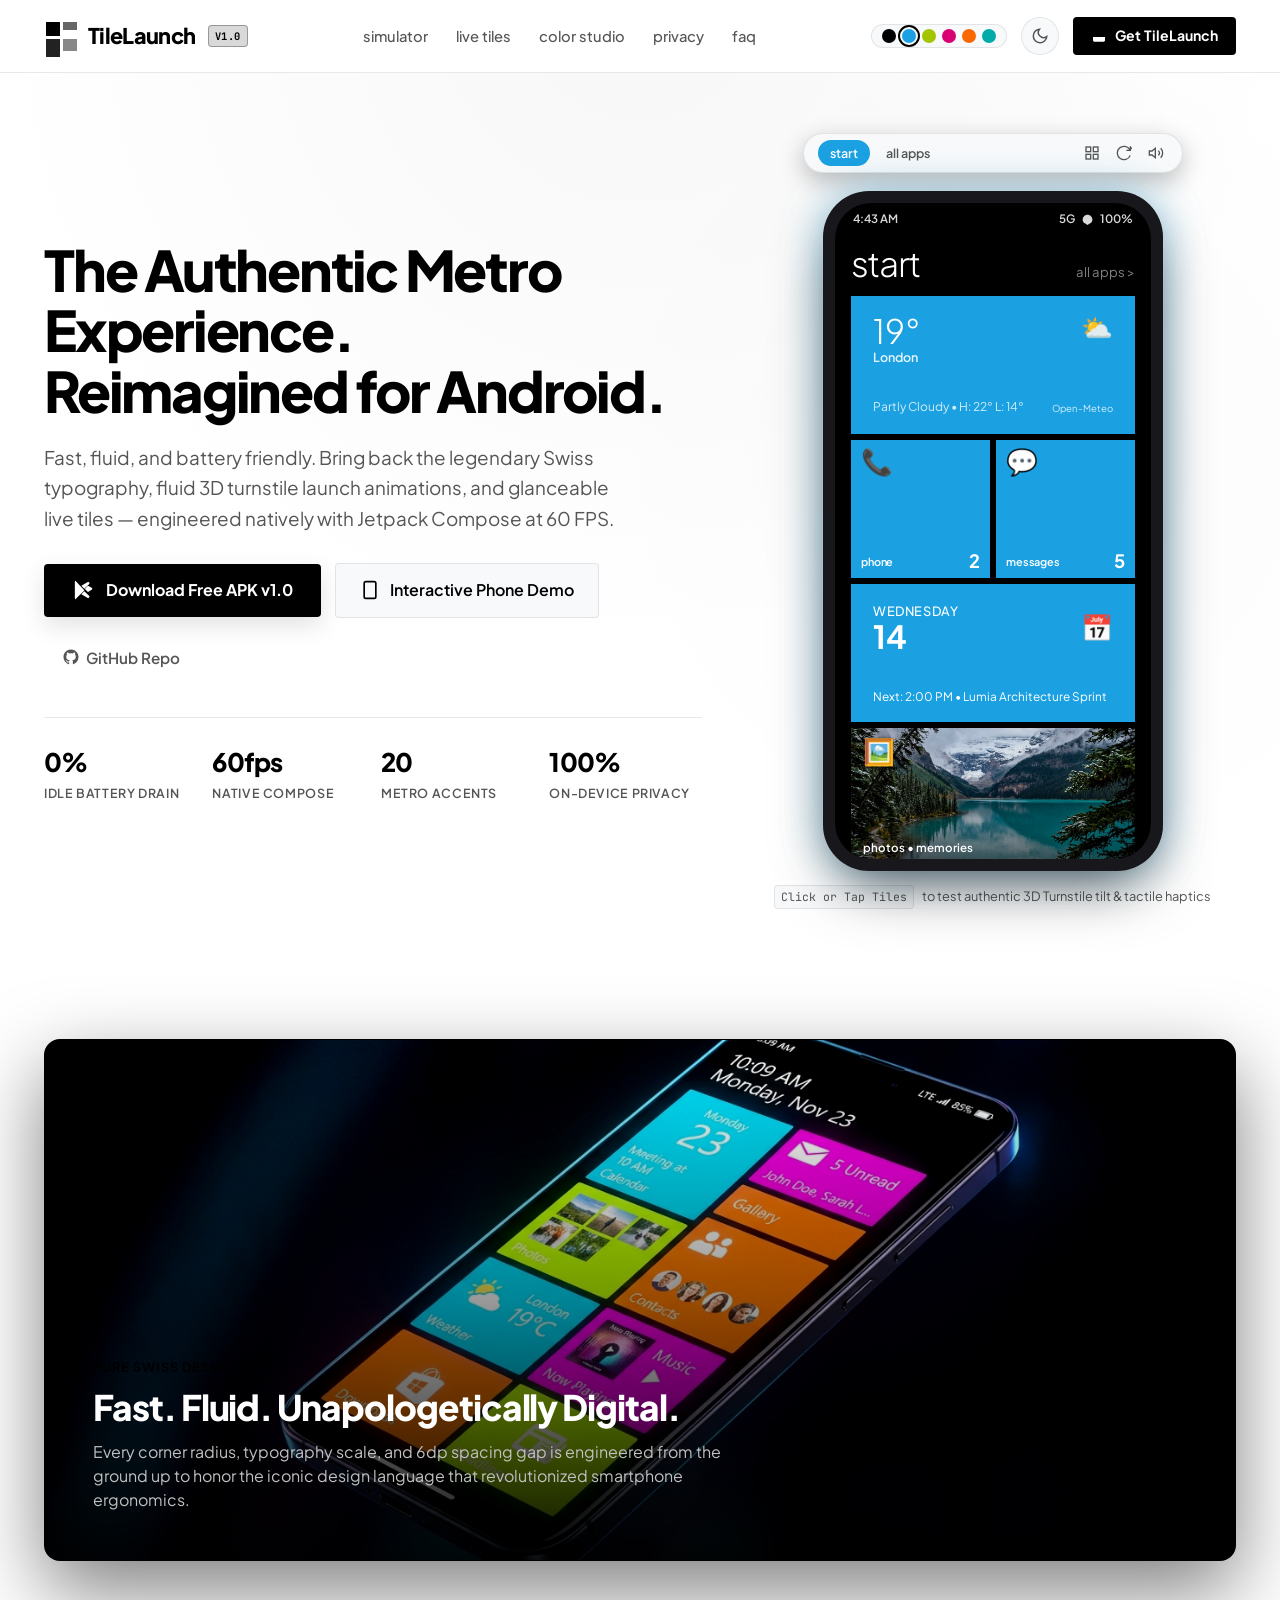
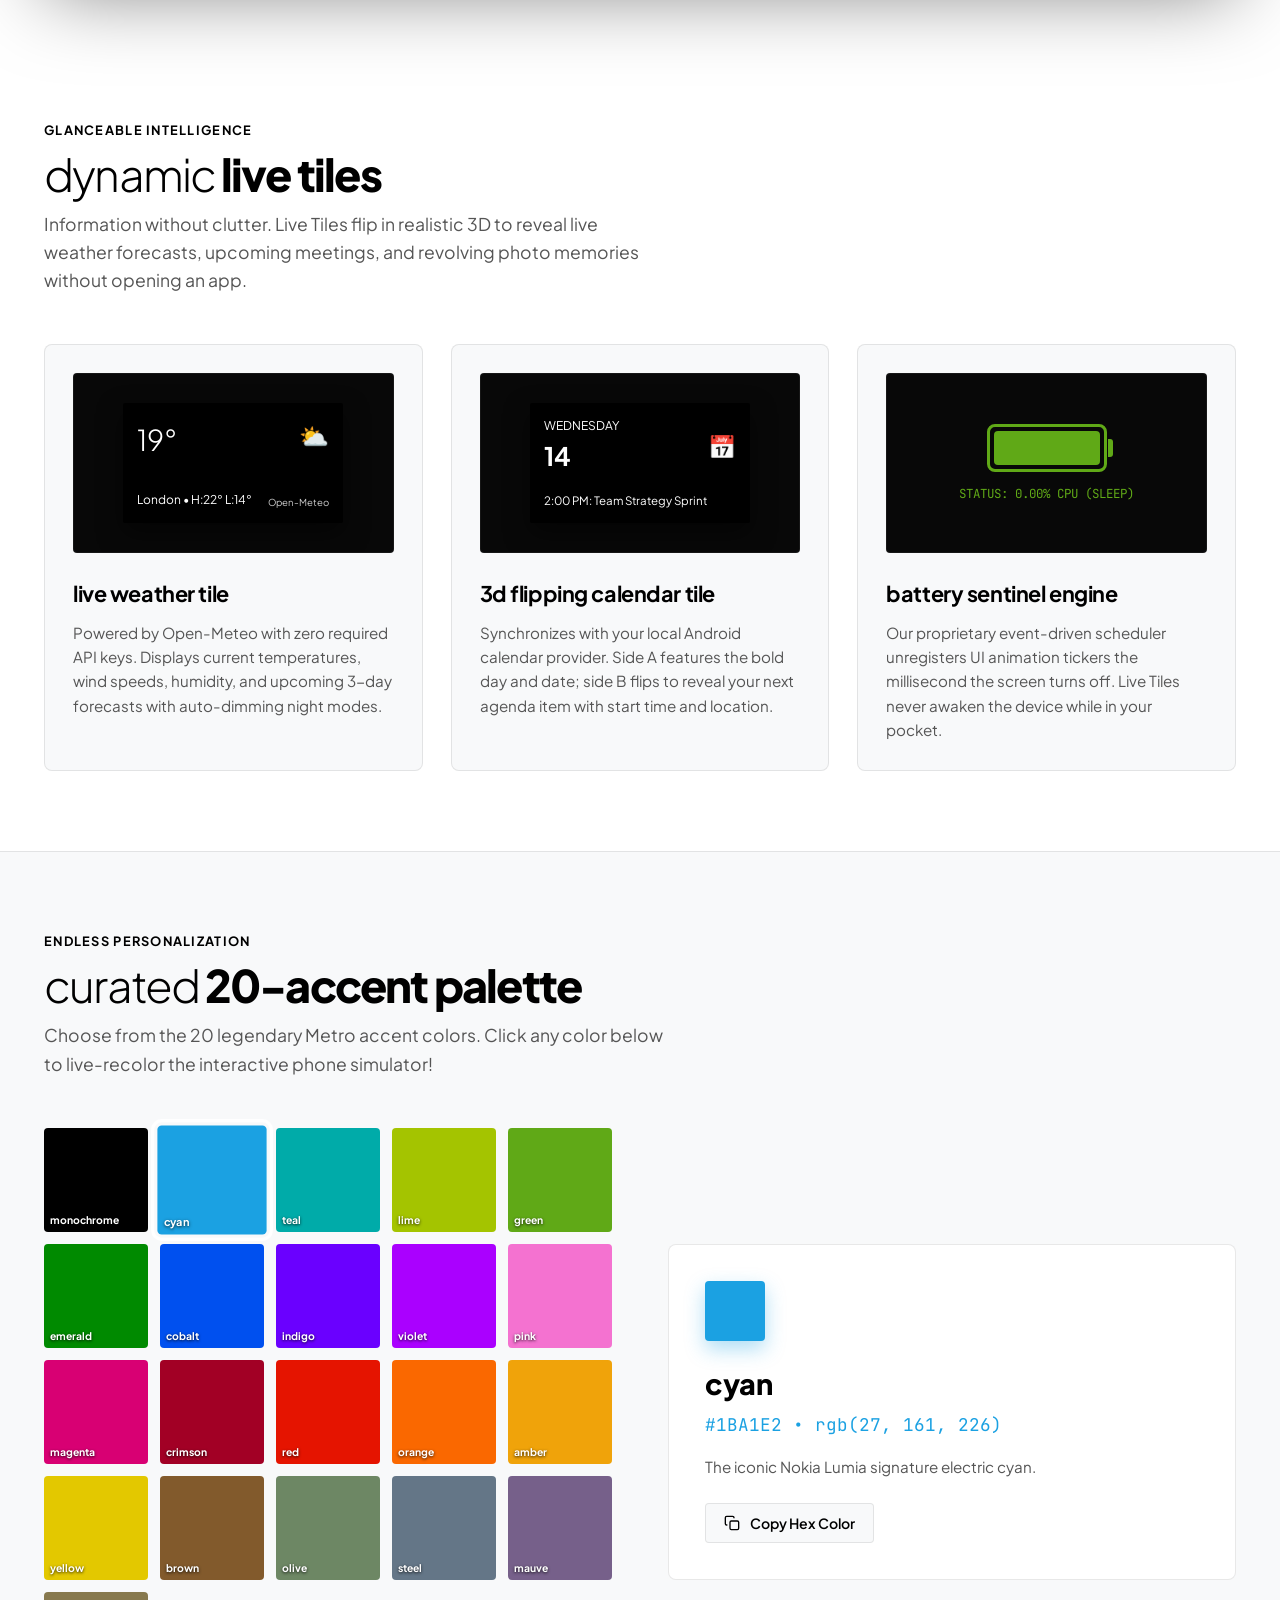
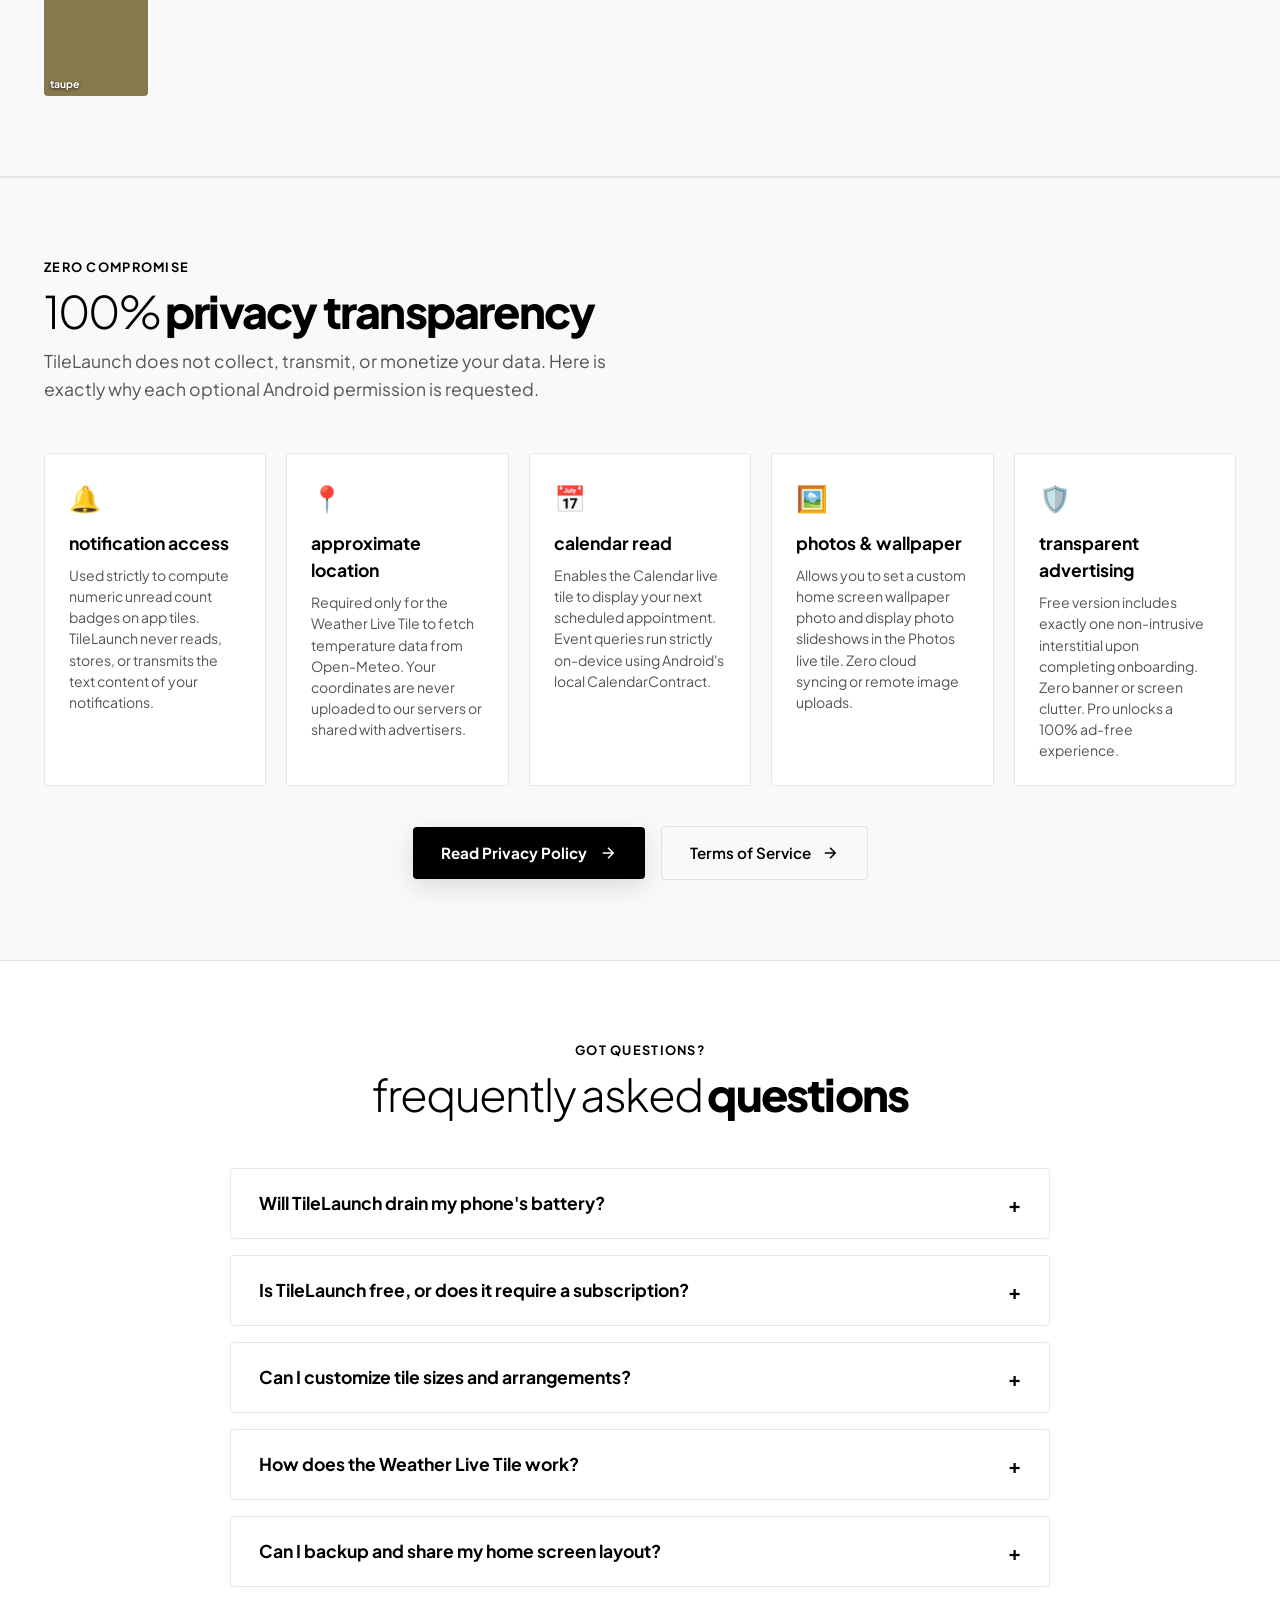
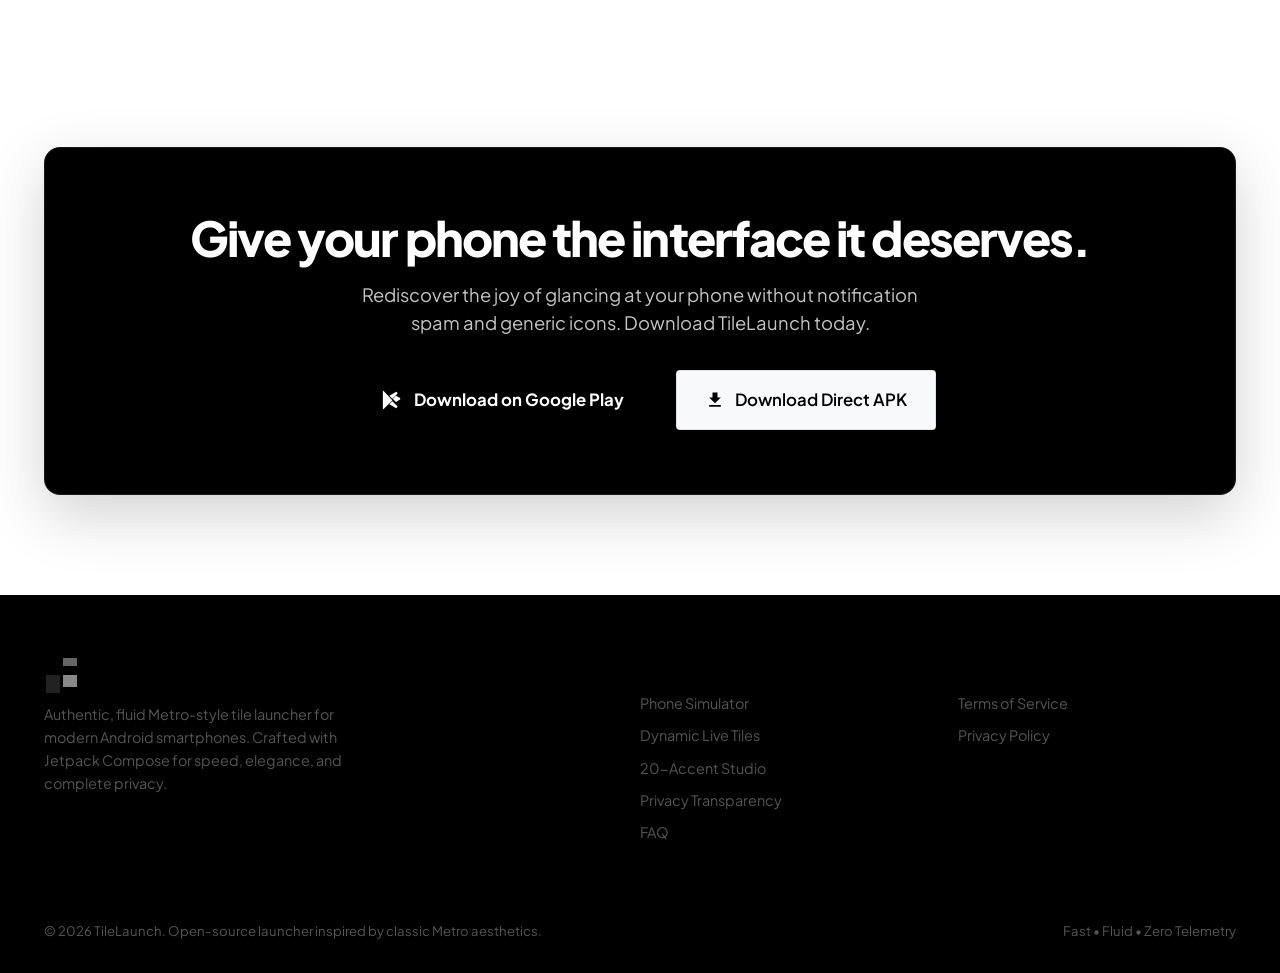
<file: index.html>
<!DOCTYPE html>
<html lang="en" data-theme="light">
<head>
  <meta charset="UTF-8">
  <meta name="viewport" content="width=device-width, initial-scale=1.0">
  <title>TileLaunch — Authentic Metro-Style Tile Launcher for Android</title>
  <meta name="description" content="Experience the authentic elegance, speed, and typography of a pure Metro-style tile launcher. Designed from scratch for performance with 3D turnstile animations, live tiles, and zero battery drain.">
  <meta name="keywords" content="metro launcher, tile launcher, live tiles, windows phone launcher, android launcher, turnstile animation, minimalist launcher, nokia launcher, lumia launcher">
  <meta name="theme-color" content="#FFFFFF">
  <meta property="og:title" content="TileLaunch — Authentic Metro-Style Tile Launcher for Android">
  <meta property="og:description" content="Fast, fluid Metro-style tile launcher with live tiles, 3D turnstile animations, and deep customization.">
  <meta property="og:image" content="assets/hero_banner.jpg">
  <meta property="og:type" content="website">

  <!-- Favicon / Brand Icon -->
  <link rel="icon" type="image/png" href="assets/app_logo.png">

  <link rel="stylesheet" href="styles.css">
</head>
<body>

  <!-- ======================================================================
       Header & Navigation
       ====================================================================== -->
  <header class="site-header" id="mainHeader">
    <div class="container nav-container">
      <a href="#" class="brand" id="brandLogo">
        <div class="brand-icon">
          <span></span>
          <span></span>
          <span></span>
          <span></span>
        </div>
        <span class="brand-name">TileLaunch</span>
        <span class="brand-badge">v1.0</span>
      </a>

      <ul class="nav-links">
        <li><a href="#simulator" class="nav-link">simulator</a></li>
        <li><a href="#live-tiles" class="nav-link">live tiles</a></li>
        <li><a href="#colors" class="nav-link">color studio</a></li>
        <li><a href="#privacy" class="nav-link">privacy</a></li>
        <li><a href="#faq" class="nav-link">faq</a></li>
      </ul>

      <div class="nav-actions">
        <!-- Quick Accent Swatches -->
        <div class="accent-quick-picker" title="Quick Accent Palette" id="navQuickAccents">
          <div class="swatch-dot" data-accent="mono" style="background:#000000; border:1px solid #777;" title="Monochrome"></div>
          <div class="swatch-dot active" data-accent="cyan" style="background:#1BA1E2;" title="Cyan"></div>
          <div class="swatch-dot" data-accent="lime" style="background:#A4C400;" title="Lime"></div>
          <div class="swatch-dot" data-accent="magenta" style="background:#D80073;" title="Magenta"></div>
          <div class="swatch-dot" data-accent="orange" style="background:#FA6800;" title="Orange"></div>
          <div class="swatch-dot" data-accent="teal" style="background:#00ABA9;" title="Teal"></div>
        </div>

        <!-- Dark/Light Theme Toggle -->
        <button class="btn-icon-toggle" id="themeToggleBtn" aria-label="Toggle Theme" title="Switch Theme">
          <svg width="18" height="18" viewBox="0 0 24 24" fill="none" stroke="currentColor" stroke-width="2">
            <circle cx="12" cy="12" r="5"/>
            <path d="M12 1v2M12 21v2M4.22 4.22l1.42 1.42M18.36 18.36l1.42 1.42M1 12h2M21 12h2M4.22 19.78l1.42-1.42M18.36 5.64l1.42-1.42"/>
          </svg>
        </button>

        <!-- CTA Button -->
        <a href="#download" class="btn-primary-sm" id="navCtaBtn">
          <svg width="16" height="16" viewBox="0 0 24 24" fill="currentColor">
            <path d="M3 13.5v5c0 1.1.9 2 2 2h14c1.1 0 2-.9 2-2v-5M12 3v13m0 0l-4-4m4 4l4-4"/>
          </svg>
          <span>Get TileLaunch</span>
        </a>

        <!-- Mobile Menu Toggle -->
        <button class="mobile-menu-btn" id="mobileMenuBtn" aria-label="Menu">☰</button>
      </div>
    </div>
  </header>

  <main>
    <!-- ====================================================================
         Hero Section
         ==================================================================== -->
    <section class="hero-section" id="hero">
      <div class="container hero-grid">
        <div class="hero-content">

          <h1 class="hero-title" id="heroHeadline">
            The Authentic Metro Experience. <br>
            <span class="accent-text">Reimagined for Android.</span>
          </h1>

          <p class="hero-description" id="heroSubtitle">
            Fast, fluid, and battery friendly. Bring back the legendary Swiss typography, fluid 3D turnstile launch animations, and glanceable live tiles — engineered natively with Jetpack Compose at 60 FPS.
          </p>

          <div class="hero-cta-group">
            <a href="https://github.com/harisrana001/tileLaunch/releases" target="_blank" class="btn-hero-primary" id="heroGooglePlayBtn">
              <svg width="22" height="22" viewBox="0 0 24 24" fill="currentColor">
                <path d="M3.6 1.9c-.3.3-.5.8-.5 1.4v17.4c0 .6.2 1.1.5 1.4l.1.1 9.7-9.7v-.2L3.7 1.8l-.1.1zM17.4 14.1l-3.3-3.3v-.2l3.3-3.3.1.1 3.9 2.2c1.1.6 1.1 1.6 0 2.2l-3.9 2.3-.1-.1zM13.4 10.6l-3.2-3.2L17.7 3c.8.5 1.4 1.2 1.4 2.1l-5.7 5.5zM13.4 13.4l5.7 5.5c0 .9-.6 1.6-1.4 2.1l-7.5-4.4 3.2-3.2z"/>
              </svg>
              <span>Download Free APK v1.0</span>
            </a>

            <a href="#simulator" class="btn-hero-secondary" id="heroTrySimBtn">
              <svg width="20" height="20" viewBox="0 0 24 24" fill="none" stroke="currentColor" stroke-width="2">
                <rect x="5" y="2" width="14" height="20" rx="2" ry="2"/>
                <line x1="12" y1="18" x2="12.01" y2="18"/>
              </svg>
              <span>Interactive Phone Demo</span>
            </a>

            <a href="https://github.com/harisrana001/tileLaunch" target="_blank" class="btn-hero-ghost" id="heroGithubBtn">
              <svg width="18" height="18" viewBox="0 0 24 24" fill="currentColor">
                <path fill-rule="evenodd" clip-rule="evenodd" d="M12 2C6.477 2 2 6.484 2 12.017c0 4.425 2.865 8.18 6.839 9.504.5.092.682-.217.682-.483 0-.237-.008-.868-.013-1.703-2.782.605-3.369-1.343-3.369-1.343-.454-1.158-1.11-1.466-1.11-1.466-.908-.62.069-.608.069-.608 1.003.07 1.53 1.032 1.53 1.032.892 1.53 2.341 1.088 2.91.832.092-.647.35-1.088.636-1.338-2.22-.253-4.555-1.113-4.555-4.951 0-1.093.39-1.988 1.029-2.688-.103-.253-.446-1.272.098-2.65 0 0 .84-.27 2.75 1.026A9.564 9.564 0 0112 6.844c.85.004 1.705.115 2.504.337 1.909-1.296 2.747-1.027 2.747-1.027.546 1.379.202 2.398.1 2.651.64.7 1.028 1.595 1.028 2.688 0 3.848-2.339 4.695-4.566 4.943.359.309.678.92.678 1.855 0 1.338-.012 2.419-.012 2.747 0 .268.18.58.688.482A10.019 10.019 0 0022 12.017C22 6.484 17.522 2 12 2z"/>
              </svg>
              <span>GitHub Repo</span>
            </a>
          </div>

          <!-- Hero Metrics -->
          <div class="hero-stats">
            <div class="stat-item">
              <div class="stat-val">0%</div>
              <div class="stat-lbl">Idle Battery Drain</div>
            </div>
            <div class="stat-item">
              <div class="stat-val">60<span>fps</span></div>
              <div class="stat-lbl">Native Compose</div>
            </div>
            <div class="stat-item">
              <div class="stat-val">20</div>
              <div class="stat-lbl">Metro Accents</div>
            </div>
            <div class="stat-item">
              <div class="stat-val">100%</div>
              <div class="stat-lbl">On-Device Privacy</div>
            </div>
          </div>
        </div>

        <!-- ================================================================
             Centerpiece: Interactive Phone Simulator
             ================================================================ -->
        <div class="simulator-container" id="simulator">
          <!-- Simulator Controls Bar -->
          <div class="simulator-toolbar">
            <div class="simulator-modes">
              <button class="sim-mode-btn active" id="simTabStart" title="Show Start Screen">start</button>
              <button class="sim-mode-btn" id="simTabApps" title="Show All Apps Drawer">all apps</button>
            </div>
            <div class="sim-controls">
              <button class="sim-tool-btn" id="simEraToggle" title="Toggle Modern 4-Col / Classic 2-Col Layout">
                <svg width="16" height="16" viewBox="0 0 24 24" fill="none" stroke="currentColor" stroke-width="2">
                  <rect x="3" y="3" width="7" height="7"/><rect x="14" y="3" width="7" height="7"/>
                  <rect x="3" y="14" width="7" height="7"/><rect x="14" y="14" width="7" height="7"/>
                </svg>
              </button>
              <button class="sim-tool-btn" id="simFlipTilesBtn" title="Flip All Live Tiles">
                <svg width="16" height="16" viewBox="0 0 24 24" fill="none" stroke="currentColor" stroke-width="2">
                  <path d="M21.5 2v6h-6M21.34 15.57a10 10 0 1 1-.57-8.38l5.67-5.67"/>
                </svg>
              </button>
              <button class="sim-tool-btn" id="simSoundToggle" title="Tactile Sound Feedback On/Off">
                <svg width="16" height="16" viewBox="0 0 24 24" fill="none" stroke="currentColor" stroke-width="2">
                  <polygon points="11 5 6 9 2 9 2 15 6 15 11 19 11 5"/>
                  <path d="M19.07 4.93a10 10 0 0 1 0 14.14M15.54 8.46a5 5 0 0 1 0 7.07"/>
                </svg>
              </button>
            </div>
          </div>

          <!-- Phone Bezel -->
          <div class="phone-mockup-wrap">
            <div class="phone-device" id="phoneMockup">
              <div class="phone-screen">
                <!-- Phone Top Status Bar -->
                <div class="phone-status-bar">
                  <span id="phoneClock">11:04 AM</span>
                  <div class="status-icons">
                    <span>5G</span>
                    <svg width="13" height="13" viewBox="0 0 24 24" fill="currentColor">
                      <path d="M12 3c-4.97 0-9 4.03-9 9 0 2.12.74 4.07 1.97 5.61L12 22l7.03-4.39C20.26 16.07 21 14.12 21 12c0-4.97-4.03-9-9-9z"/>
                    </svg>
                    <span>100%</span>
                  </div>
                </div>

                <!-- Phone Screens Carousel / Slider -->
                <div class="phone-screens-slider" id="phoneScreensSlider">
                  
                  <!-- Page 1: Start Screen -->
                  <div class="phone-screen-page" id="phonePageStart">
                    <div class="screen-header">
                      <h2 class="screen-title">start</h2>
                      <span class="screen-nav-hint" id="simNavHint" title="Swipe to Apps">all apps &gt;</span>
                    </div>

                    <!-- Tiles Grid -->
                    <div class="tiles-grid" id="phoneTilesGrid">
                      
                      <!-- 1. Live Weather Tile (Wide 4x2) -->
                      <div class="metro-tile tile-wide flip-tile-wrapper" id="weatherTileWrapper" title="Weather Live Tile (Flips every 5s)">
                        <div class="flip-tile-inner">
                          <div class="flip-face flip-front" style="background:var(--tile-bg);">
                            <div style="display:flex; justify-content:space-between; align-items:flex-start;">
                              <div>
                                <div class="weather-temp">19°</div>
                                <div class="weather-city">London</div>
                              </div>
                              <span class="tile-icon">⛅</span>
                            </div>
                            <div style="display:flex; justify-content:space-between; align-items:flex-end;">
                              <span class="weather-condition">Partly Cloudy • H: 22° L: 14°</span>
                              <span style="font-size:0.6rem; opacity:0.8;">Open-Meteo</span>
                            </div>
                          </div>
                          <div class="flip-face flip-back">
                            <div style="font-size:0.75rem; font-weight:700;">Weather Forecast</div>
                            <div style="display:flex; justify-content:space-between; font-size:0.72rem; margin: auto 0;">
                              <div>Thu: 21° ☀️</div>
                              <div>Fri: 18° 🌧️</div>
                              <div>Sat: 23° 🌤️</div>
                            </div>
                            <div style="font-size:0.65rem; opacity:0.8;">Wind 8 km/h • Humidity 55%</div>
                          </div>
                        </div>
                      </div>

                      <!-- 2. Phone Call Tile (Medium 2x2) -->
                      <div class="metro-tile tile-medium" title="Phone Tile">
                        <span class="tile-icon">📞</span>
                        <div class="tile-label">phone</div>
                        <span class="tile-badge">2</span>
                      </div>

                      <!-- 3. Messages Tile (Medium 2x2) -->
                      <div class="metro-tile tile-medium tile-messages" title="Messages Tile">
                        <span class="tile-icon">💬</span>
                        <div class="tile-label">messages</div>
                        <span class="tile-badge">5</span>
                      </div>

                      <!-- 4. Live Calendar Tile (Wide 4x2) -->
                      <div class="metro-tile tile-wide flip-tile-wrapper" id="calendarTileWrapper" title="Calendar Live Tile (Flips)">
                        <div class="flip-tile-inner">
                          <div class="flip-face flip-front" style="background:var(--tile-bg);">
                            <div style="display:flex; justify-content:space-between; align-items:center;">
                              <div>
                                <div class="calendar-day-name">Wednesday</div>
                                <div class="calendar-day-num">14</div>
                              </div>
                              <span class="tile-icon">📅</span>
                            </div>
                            <div class="calendar-event">Next: 2:00 PM • Lumia Architecture Sprint</div>
                          </div>
                          <div class="flip-face flip-back">
                            <div style="font-size:0.75rem; font-weight:700;">Upcoming Agenda</div>
                            <div style="font-size:0.75rem; line-height:1.3; margin: auto 0;">
                              <div>• 2:00 PM: Metro UI Review</div>
                              <div>• 4:30 PM: Turnstile Physics Test</div>
                            </div>
                            <div class="tile-label">calendar</div>
                          </div>
                        </div>
                      </div>

                      <!-- 5. Live Photos Tile (Wide 4x2) -->
                      <div class="metro-tile tile-wide" style="padding:0;" title="Photos Live Tile (Slideshow)">
                        <div class="photo-tile-bg" id="photoLiveTileBg" style="background-image:url('assets/sample_nature.jpg');"></div>
                        <div class="photo-tile-overlay"></div>
                        <div class="flip-face" style="position:relative; z-index:2; height:100%;">
                          <span class="tile-icon" style="text-shadow:0 1px 3px rgba(0,0,0,0.8);">🖼️</span>
                          <span class="photo-tile-text">photos • memories</span>
                        </div>
                      </div>

                      <!-- 6. Spotify Music Tile (Medium 2x2) -->
                      <div class="metro-tile tile-medium tile-spotify" title="Spotify Brand Tile">
                        <span class="tile-icon">🎵</span>
                        <div>
                          <div style="font-size:0.65rem; opacity:0.85;">Now Playing</div>
                          <div style="font-size:0.75rem; font-weight:700; white-space:nowrap; overflow:hidden; text-overflow:ellipsis;">Synthwave Breeze</div>
                        </div>
                        <div class="tile-label">spotify</div>
                      </div>

                      <!-- 7. Mail Tile (Small 1x1) -->
                      <div class="metro-tile tile-small" title="Mail">
                        <span class="tile-icon">✉️</span>
                      </div>

                      <!-- 8. Camera Tile (Small 1x1) -->
                      <div class="metro-tile tile-small" title="Camera">
                        <span class="tile-icon">📷</span>
                      </div>

                      <!-- 9. Chrome / Browser Tile (Small 1x1) -->
                      <div class="metro-tile tile-small" title="Browser">
                        <span class="tile-icon">🌐</span>
                      </div>

                      <!-- 10. Settings Tile (Small 1x1) -->
                      <div class="metro-tile tile-small" title="Settings">
                        <span class="tile-icon">⚙️</span>
                      </div>

                      <!-- 11. YouTube Tile (Medium 2x2) -->
                      <div class="metro-tile tile-medium tile-youtube" title="YouTube Brand Tile">
                        <span class="tile-icon">▶️</span>
                        <div class="tile-label">youtube</div>
                      </div>

                      <!-- 12. Store Tile (Medium 2x2) -->
                      <div class="metro-tile tile-medium" title="Store Tile">
                        <span class="tile-icon">🛍️</span>
                        <div class="tile-label">store</div>
                      </div>

                    </div>
                  </div>

                  <!-- Page 2: All Apps Drawer -->
                  <div class="phone-screen-page" id="phonePageApps">
                    <div class="screen-header">
                      <h2 class="screen-title">all apps</h2>
                    </div>

                    <!-- Live App Search Bar -->
                    <div class="app-search-input-wrap">
                      <input type="text" id="appSearchInput" class="app-search-input" placeholder="search apps..." autocomplete="off">
                    </div>

                    <!-- Apps List with Alphabet Headers -->
                    <div class="apps-list" id="appsListContainer">
                      <div class="app-letter-header" title="Click to open Letter Jump Matrix">#</div>
                      <div class="app-list-item"><div class="app-list-icon">7</div><span class="app-list-name">7-Zip Archive</span></div>

                      <div class="app-letter-header" title="Click to open Letter Jump Matrix">C</div>
                      <div class="app-list-item"><div class="app-list-icon">🧮</div><span class="app-list-name">Calculator</span></div>
                      <div class="app-list-item"><div class="app-list-icon">📅</div><span class="app-list-name">Calendar</span></div>
                      <div class="app-list-item"><div class="app-list-icon">📷</div><span class="app-list-name">Camera</span></div>
                      <div class="app-list-item"><div class="app-list-icon">🌐</div><span class="app-list-name">Chrome</span></div>

                      <div class="app-letter-header" title="Click to open Letter Jump Matrix">G</div>
                      <div class="app-list-item"><div class="app-list-icon">🖼️</div><span class="app-list-name">Gallery</span></div>
                      <div class="app-list-item"><div class="app-list-icon">✉️</div><span class="app-list-name">Gmail</span></div>

                      <div class="app-letter-header" title="Click to open Letter Jump Matrix">M</div>
                      <div class="app-list-item"><div class="app-list-icon">🗺️</div><span class="app-list-name">Maps</span></div>
                      <div class="app-list-item"><div class="app-list-icon">💬</div><span class="app-list-name">Messages</span></div>

                      <div class="app-letter-header" title="Click to open Letter Jump Matrix">P</div>
                      <div class="app-list-item"><div class="app-list-icon">📞</div><span class="app-list-name">Phone</span></div>
                      <div class="app-list-item"><div class="app-list-icon">🛍️</div><span class="app-list-name">Play Store</span></div>

                      <div class="app-letter-header" title="Click to open Letter Jump Matrix">S</div>
                      <div class="app-list-item"><div class="app-list-icon">⚙️</div><span class="app-list-name">Settings</span></div>
                      <div class="app-list-item"><div class="app-list-icon">🎵</div><span class="app-list-name">Spotify</span></div>

                      <div class="app-letter-header" title="Click to open Letter Jump Matrix">W</div>
                      <div class="app-list-item"><div class="app-list-icon">⛅</div><span class="app-list-name">Weather</span></div>
                      <div class="app-list-item"><div class="app-list-icon">💬</div><span class="app-list-name">WhatsApp</span></div>
                    </div>

                    <!-- Quick Jump Letter Matrix Modal Overlay -->
                    <div class="jump-matrix-overlay" id="jumpMatrixOverlay">
                      <div class="matrix-grid">
                        <div class="matrix-cell has-apps">#</div>
                        <div class="matrix-cell">A</div>
                        <div class="matrix-cell">B</div>
                        <div class="matrix-cell has-apps">C</div>
                        <div class="matrix-cell">D</div>
                        <div class="matrix-cell">E</div>
                        <div class="matrix-cell">F</div>
                        <div class="matrix-cell has-apps">G</div>
                        <div class="matrix-cell">H</div>
                        <div class="matrix-cell">I</div>
                        <div class="matrix-cell">J</div>
                        <div class="matrix-cell">K</div>
                        <div class="matrix-cell">L</div>
                        <div class="matrix-cell has-apps">M</div>
                        <div class="matrix-cell">N</div>
                        <div class="matrix-cell">O</div>
                        <div class="matrix-cell has-apps">P</div>
                        <div class="matrix-cell">Q</div>
                        <div class="matrix-cell">R</div>
                        <div class="matrix-cell has-apps">S</div>
                        <div class="matrix-cell">T</div>
                        <div class="matrix-cell">U</div>
                        <div class="matrix-cell">V</div>
                        <div class="matrix-cell has-apps">W</div>
                      </div>
                      <div class="matrix-close-hint">tap any letter to jump, or outside to close</div>
                    </div>

                  </div>

                </div>
              </div>
            </div>
          </div>

          <div class="sim-hint">
            <kbd>Click or Tap Tiles</kbd> to test authentic 3D Turnstile tilt &amp; tactile haptics
          </div>
        </div>
      </div>
    </section>

    <!-- ====================================================================
         Visual Hero Banner Showcase
         ==================================================================== -->
    <section class="hero-banner-section" id="showcase">
      <div class="container">
        <div class="banner-card">
          <img src="assets/hero_banner.jpg" alt="TileLaunch AMOLED live tiles preview" class="banner-img">
          <div class="banner-overlay">
            <div class="banner-content">
              <span class="banner-tag">Pure Swiss Design</span>
              <h2 class="banner-title">Fast. Fluid. Unapologetically Digital.</h2>
              <p class="banner-text">
                Every corner radius, typography scale, and 6dp spacing gap is engineered from the ground up to honor the iconic design language that revolutionized smartphone ergonomics.
              </p>
            </div>
          </div>
        </div>
      </div>
    </section>


    <!-- ====================================================================
         Live Tiles Deep Dive
         ==================================================================== -->
    <section class="live-tiles-section" id="live-tiles">
      <div class="container">
        <div class="section-header">
          <span class="section-eyebrow">Glanceable Intelligence</span>
          <h2 class="section-title">dynamic <strong>live tiles</strong></h2>
          <p class="section-subtitle">
            Information without clutter. Live Tiles flip in realistic 3D to reveal live weather forecasts, upcoming meetings, and revolving photo memories without opening an app.
          </p>
        </div>

        <div class="live-tiles-grid">
          <!-- Live Tile 1: Weather -->
          <div class="live-card">
            <div class="live-demo-box">
              <div class="tile-demo-interactive" style="display:flex; justify-content:space-between; flex-direction:column;">
                <div style="display:flex; justify-content:space-between;">
                  <span style="font-size:1.8rem; font-weight:300;">19°</span>
                  <span style="font-size:1.5rem;">⛅</span>
                </div>
                <div style="display:flex; justify-content:space-between; align-items:flex-end;">
                  <span style="font-size:0.75rem;">London • H:22° L:14°</span>
                  <span style="font-size:0.6rem; opacity:0.8;">Open-Meteo</span>
                </div>
              </div>
            </div>
            <h3 class="bento-title">live weather tile</h3>
            <p class="bento-desc">
              Powered by Open-Meteo with zero required API keys. Displays current temperatures, wind speeds, humidity, and upcoming 3-day forecasts with auto-dimming night modes.
            </p>
          </div>

          <!-- Live Tile 2: Calendar -->
          <div class="live-card">
            <div class="live-demo-box">
              <div class="tile-demo-interactive" style="display:flex; flex-direction:column; justify-content:space-between;">
                <div style="display:flex; justify-content:space-between; align-items:center;">
                  <div>
                    <div style="font-size:0.75rem; text-transform:uppercase;">Wednesday</div>
                    <div style="font-size:1.6rem; font-weight:700;">14</div>
                  </div>
                  <span style="font-size:1.4rem;">📅</span>
                </div>
                <div style="font-size:0.72rem;">2:00 PM: Team Strategy Sprint</div>
              </div>
            </div>
            <h3 class="bento-title">3d flipping calendar tile</h3>
            <p class="bento-desc">
              Synchronizes with your local Android calendar provider. Side A features the bold day and date; side B flips to reveal your next agenda item with start time and location.
            </p>
          </div>

          <!-- Live Tile 3: Battery Sentinel -->
          <div class="live-card">
            <div class="live-demo-box">
              <div class="battery-sentinel-visual">
                <div class="battery-gauge">
                  <div class="battery-fill"></div>
                </div>
                <div class="sentinel-stats">STATUS: 0.00% CPU (SLEEP)</div>
              </div>
            </div>
            <h3 class="bento-title">battery sentinel engine</h3>
            <p class="bento-desc">
              Our proprietary event-driven scheduler unregisters UI animation tickers the millisecond the screen turns off. Live Tiles never awaken the device while in your pocket.
            </p>
          </div>
        </div>
      </div>
    </section>

    <!-- ====================================================================
         20 Metro Accent Color Studio
         ==================================================================== -->
    <section class="color-studio-section" id="colors">
      <div class="container">
        <div class="section-header">
          <span class="section-eyebrow">Endless Personalization</span>
          <h2 class="section-title">curated <strong>20-accent palette</strong></h2>
          <p class="section-subtitle">
            Choose from the 20 legendary Metro accent colors. Click any color below to live-recolor the interactive phone simulator!
          </p>
        </div>

        <div class="color-studio-container">
          <!-- 20 Swatch Buttons Grid -->
          <div class="color-palette-grid" id="colorStudioPalette">
            <!-- Populated dynamically by app.js -->
          </div>

          <!-- Active Color Detail Card -->
          <div class="color-info-card">
            <div class="color-info-preview" id="studioColorPreview"></div>
            <h3 class="color-info-title" id="studioAccentTitle">Cyan</h3>
            <div class="color-info-code" id="studioAccentHex">#1BA1E2 • rgb(27, 161, 226)</div>
            <p class="color-info-desc" id="studioAccentDesc">
              The signature electric cyan color that debuted with Nokia Lumia flagship hardware. High contrast, unmistakably bold, and radiant on modern AMOLED displays.
            </p>
            <button class="btn-hero-secondary" id="copyHexBtn" style="padding:10px 18px; font-size:0.88rem;">
              <svg width="16" height="16" viewBox="0 0 24 24" fill="none" stroke="currentColor" stroke-width="2">
                <rect x="9" y="9" width="13" height="13" rx="2" ry="2"/>
                <path d="M5 15H4a2 2 0 0 1-2-2V4a2 2 0 0 1 2-2h9a2 2 0 0 1 2 2v1"/>
              </svg>
              <span>Copy Hex Color</span>
            </button>
          </div>
        </div>
      </div>
    </section>



    <!-- ====================================================================
         Privacy Transparency Section
         ==================================================================== -->
    <section class="privacy-section" id="privacy">
      <div class="container">
        <div class="section-header">
          <span class="section-eyebrow">Zero Compromise</span>
          <h2 class="section-title">100% <strong>privacy transparency</strong></h2>
          <p class="section-subtitle">
            TileLaunch does not collect, transmit, or monetize your data. Here is exactly why each optional Android permission is requested.
          </p>
        </div>

        <div class="privacy-grid">
          <div class="privacy-card">
            <div class="privacy-icon">🔔</div>
            <h4 class="privacy-title">notification access</h4>
            <p class="privacy-text">
              Used strictly to compute numeric unread count badges on app tiles. TileLaunch never reads, stores, or transmits the text content of your notifications.
            </p>
          </div>

          <div class="privacy-card">
            <div class="privacy-icon">📍</div>
            <h4 class="privacy-title">approximate location</h4>
            <p class="privacy-text">
              Required only for the Weather Live Tile to fetch temperature data from Open-Meteo. Your coordinates are never uploaded to our servers or shared with advertisers.
            </p>
          </div>

          <div class="privacy-card">
            <div class="privacy-icon">📅</div>
            <h4 class="privacy-title">calendar read</h4>
            <p class="privacy-text">
              Enables the Calendar live tile to display your next scheduled appointment. Event queries run strictly on-device using Android's local CalendarContract.
            </p>
          </div>

          <div class="privacy-card">
            <div class="privacy-icon">🖼️</div>
            <h4 class="privacy-title">photos &amp; wallpaper</h4>
            <p class="privacy-text">
              Allows you to set a custom home screen wallpaper photo and display photo slideshows in the Photos live tile. Zero cloud syncing or remote image uploads.
            </p>
          </div>

          <div class="privacy-card">
            <div class="privacy-icon">🛡️</div>
            <h4 class="privacy-title">transparent advertising</h4>
            <p class="privacy-text">
              Free version includes exactly one non-intrusive interstitial upon completing onboarding. Zero banner or screen clutter. Pro unlocks a 100% ad-free experience.
            </p>
          </div>
        </div>

        <!-- Privacy & Legal Actions: Routing to Full Legal Pages -->
        <div style="margin-top: 40px; display: flex; justify-content: center; align-items: center; gap: 16px; flex-wrap: wrap;">
          <a href="privacy.html" class="btn-hero-primary" style="font-size: 0.95rem; padding: 14px 28px;">
            <span>Read Privacy Policy</span>
            <svg width="18" height="18" viewBox="0 0 24 24" fill="none" stroke="currentColor" stroke-width="2">
              <path d="M5 12h14M12 5l7 7-7 7"/>
            </svg>
          </a>
          <a href="terms.html" class="btn-hero-secondary" style="font-size: 0.95rem; padding: 14px 28px;">
            <span>Terms of Service</span>
            <svg width="18" height="18" viewBox="0 0 24 24" fill="none" stroke="currentColor" stroke-width="2">
              <path d="M5 12h14M12 5l7 7-7 7"/>
            </svg>
          </a>
        </div>
      </div>
    </section>

    <!-- ====================================================================
         Frequently Asked Questions
         ==================================================================== -->
    <section class="faq-section" id="faq">
      <div class="container">
        <div class="section-header" style="text-align:center;">
          <span class="section-eyebrow">Got Questions?</span>
          <h2 class="section-title">frequently asked <strong>questions</strong></h2>
        </div>

        <div class="faq-list">
          <div class="faq-item">
            <button class="faq-question">
              <span>Will TileLaunch drain my phone's battery?</span>
              <span class="faq-icon">+</span>
            </button>
            <div class="faq-answer">
              No. TileLaunch was built from day one around lifecycle awareness. When your screen turns off or another full-screen app opens, all Live Tile flip animations and background timers stop immediately. There are zero background wakeups while your phone is resting in your pocket.
            </div>
          </div>

          <div class="faq-item">
            <button class="faq-question">
              <span>Is TileLaunch free, or does it require a subscription?</span>
              <span class="faq-icon">+</span>
            </button>
            <div class="faq-answer">
              TileLaunch is free to download and use with full tile customization and 3D turnstiles. Free users experience a single non-intrusive ad after completing first-time onboarding. If you want Live Tiles, all 20 colors, and the Cover Screen, TileLaunch Pro is available as a single one-time lifetime purchase with zero ads forever. There are no recurring subscriptions.
            </div>
          </div>

          <div class="faq-item">
            <button class="faq-question">
              <span>Can I customize tile sizes and arrangements?</span>
              <span class="faq-icon">+</span>
            </button>
            <div class="faq-answer">
              Yes! You can long-press any tile on the home screen to enter edit mode. You can resize tiles between Small (1x1), Medium (2x2), and Wide (4x2), cycle custom accent colors per tile, unpin tiles, or drag them to reflow surrounding tiles automatically.
            </div>
          </div>

          <div class="faq-item">
            <button class="faq-question">
              <span>How does the Weather Live Tile work?</span>
              <span class="faq-icon">+</span>
            </button>
            <div class="faq-answer">
              The Weather tile queries the open-source Open-Meteo API using your approximate device coordinates. It requires no API key signups and caches forecasts in a local Room SQLite database with smart WorkManager background synchronization.
            </div>
          </div>

          <div class="faq-item">
            <button class="faq-question">
              <span>Can I backup and share my home screen layout?</span>
              <span class="faq-icon">+</span>
            </button>
            <div class="faq-answer">
              Yes! TileLaunch Pro includes complete JSON Layout Backup &amp; Restore. You can export your curated tile arrangement to Google Drive, Telegram, or email and restore it anytime on any Android device.
            </div>
          </div>
        </div>
      </div>
    </section>

    <!-- ====================================================================
         Closing Download CTA
         ==================================================================== -->
    <section class="closing-cta-section" id="download">
      <div class="container">
        <div class="cta-box">
          <h2 class="cta-title">Give your phone the interface it deserves.</h2>
          <p class="cta-desc">
            Rediscover the joy of glancing at your phone without notification spam and generic icons. Download TileLaunch today.
          </p>

          <div class="cta-buttons">
            <a href="https://github.com/harisrana001/tileLaunch/releases" target="_blank" class="btn-hero-primary" style="font-size:1.05rem; padding:16px 36px;">
              <svg width="22" height="22" viewBox="0 0 24 24" fill="currentColor">
                <path d="M3.6 1.9c-.3.3-.5.8-.5 1.4v17.4c0 .6.2 1.1.5 1.4l.1.1 9.7-9.7v-.2L3.7 1.8l-.1.1zM17.4 14.1l-3.3-3.3v-.2l3.3-3.3.1.1 3.9 2.2c1.1.6 1.1 1.6 0 2.2l-3.9 2.3-.1-.1zM13.4 10.6l-3.2-3.2L17.7 3c.8.5 1.4 1.2 1.4 2.1l-5.7 5.5zM13.4 13.4l5.7 5.5c0 .9-.6 1.6-1.4 2.1l-7.5-4.4 3.2-3.2z"/>
              </svg>
              <span>Download on Google Play</span>
            </a>

            <a href="https://github.com/harisrana001/tileLaunch/releases" target="_blank" class="btn-hero-secondary" style="font-size:1.05rem; padding:16px 28px;">
              <svg width="20" height="20" viewBox="0 0 24 24" fill="currentColor">
                <path d="M19 9h-4V3H9v6H5l7 7 7-7zM5 18v2h14v-2H5z"/>
              </svg>
              <span>Download Direct APK</span>
            </a>
          </div>
        </div>
      </div>
    </section>
  </main>

  <!-- ======================================================================
       Footer
       ====================================================================== -->
  <footer class="site-footer">
    <div class="container">
      <div class="footer-grid">
        <div>
          <div class="brand">
            <div class="brand-icon">
              <span></span><span></span><span></span><span></span>
            </div>
            <span class="brand-name">TileLaunch</span>
          </div>
          <p class="footer-brand-desc">
            Authentic, fluid Metro-style tile launcher for modern Android smartphones. Crafted with Jetpack Compose for speed, elegance, and complete privacy.
          </p>
        </div>

        <div>
          <h5 class="footer-col-title">Product</h5>
          <ul class="footer-links">
            <li><a href="#simulator" class="footer-link">Phone Simulator</a></li>
            <li><a href="#live-tiles" class="footer-link">Dynamic Live Tiles</a></li>
            <li><a href="#colors" class="footer-link">20-Accent Studio</a></li>
            <li><a href="#privacy" class="footer-link">Privacy Transparency</a></li>
            <li><a href="#faq" class="footer-link">FAQ</a></li>
          </ul>
        </div>

        <div>
          <h5 class="footer-col-title">Legal</h5>
          <ul class="footer-links">
            <li><a href="terms.html" class="footer-link">Terms of Service</a></li>
            <li><a href="privacy.html" class="footer-link">Privacy Policy</a></li>
          </ul>
        </div>
      </div>

      <div class="footer-bottom">
        <div>&copy; 2026 TileLaunch. Open-source launcher inspired by classic Metro aesthetics.</div>
        <div>Fast • Fluid • Zero Telemetry</div>
      </div>
    </div>
  </footer>

  <script src="app.js"></script>
</body>
</html>
</file>
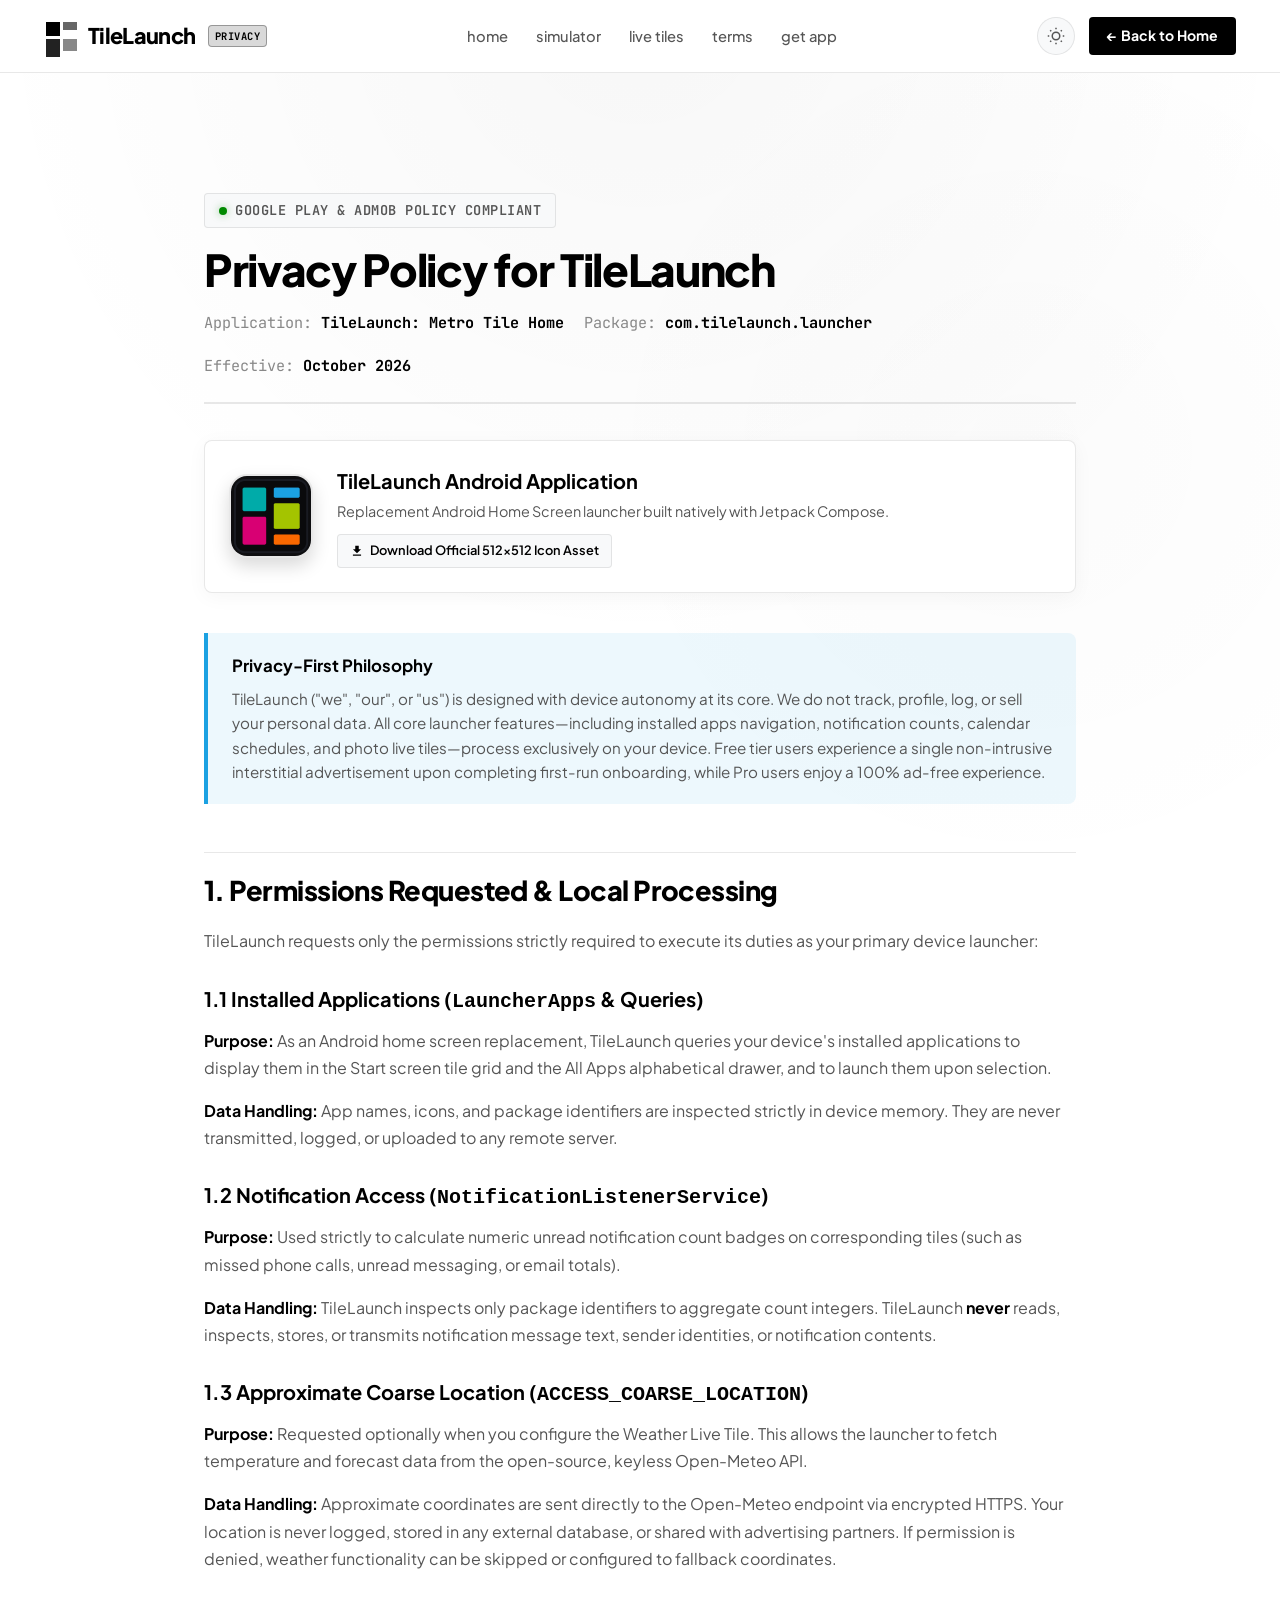
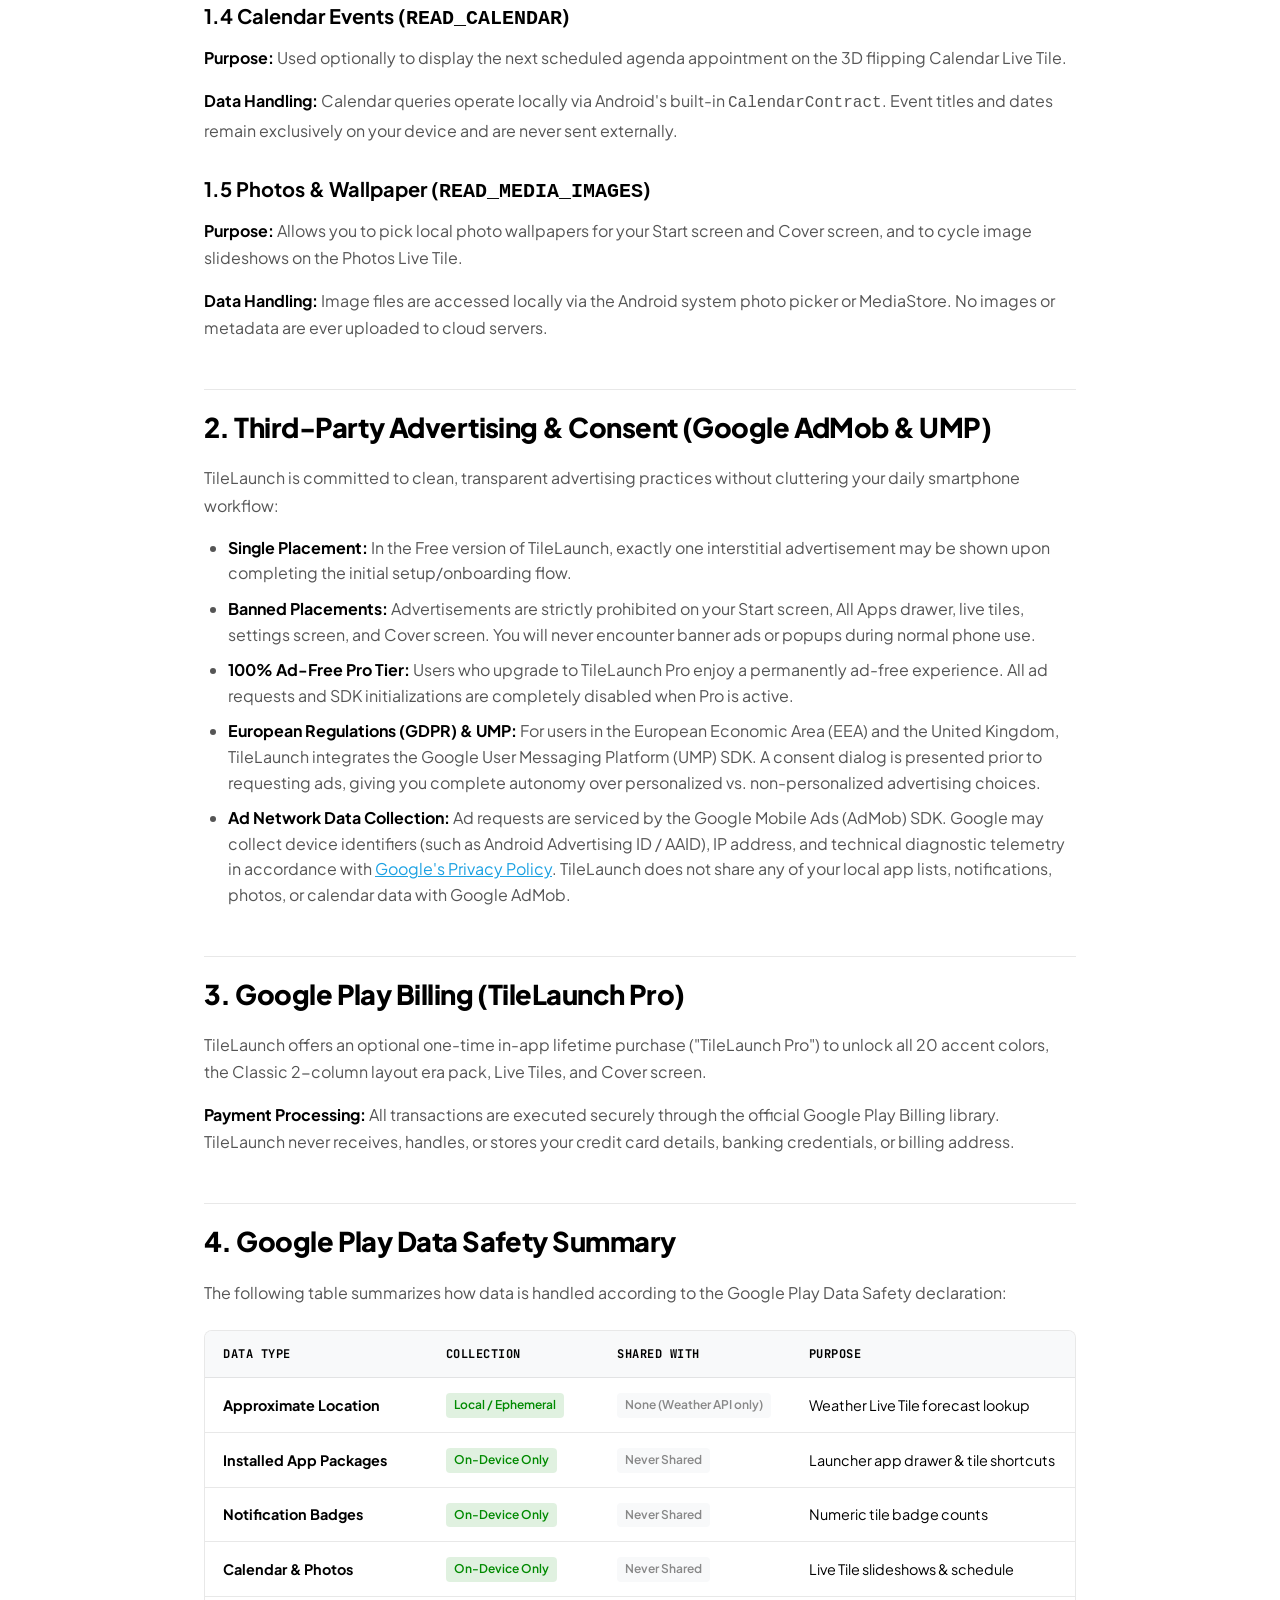
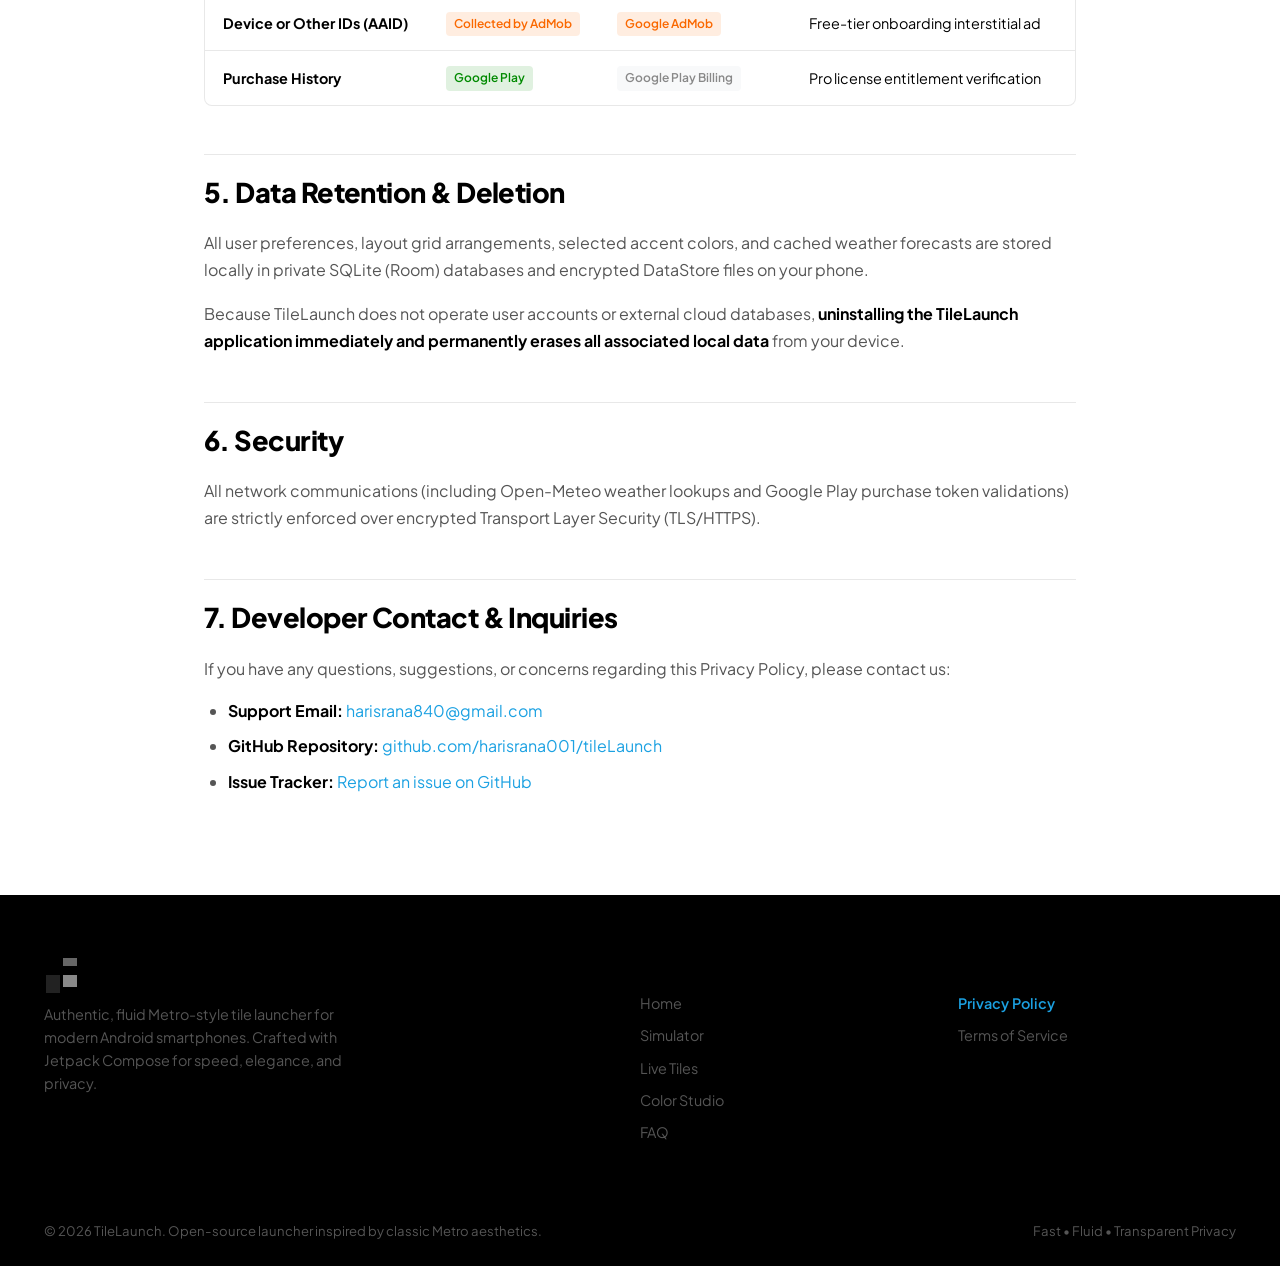
<file: privacy.html>
<!DOCTYPE html>
<html lang="en" data-theme="light">
<head>
  <meta charset="UTF-8">
  <meta name="viewport" content="width=device-width, initial-scale=1.0">
  <title>Privacy Policy — TileLaunch</title>
  <meta name="description" content="Official Privacy Policy and Data Safety disclosures for TileLaunch (Metro Tile Home Launcher) for Android.">
  <meta name="theme-color" content="#FFFFFF">
  <link rel="icon" type="image/png" href="assets/app_logo.png">

  <!-- Open Graph -->
  <meta property="og:title" content="TileLaunch Privacy Policy">
  <meta property="og:description" content="Official Privacy Policy and Data Safety disclosures for TileLaunch. Zero personal data collection, local processing, and transparent ad disclosure.">
  <meta property="og:image" content="assets/app_logo.png">
  <meta property="og:type" content="website">

  <link rel="stylesheet" href="styles.css">
  <style>
    .policy-container {
      max-width: 920px;
      margin: 0 auto;
      padding: 120px 24px 80px;
    }
    .policy-header {
      margin-bottom: 36px;
      padding-bottom: 24px;
      border-bottom: 2px solid var(--border-subtle);
    }
    .policy-badge {
      display: inline-flex;
      align-items: center;
      gap: 8px;
      padding: 6px 14px;
      background: var(--bg-surface);
      border: 1px solid var(--border-subtle);
      border-radius: var(--radius-sm);
      font-size: 0.85rem;
      font-family: var(--font-mono);
      font-weight: 600;
      letter-spacing: 0.5px;
      text-transform: uppercase;
      color: var(--text-secondary);
      margin-bottom: 16px;
    }
    .policy-badge .status-dot {
      width: 8px;
      height: 8px;
      border-radius: 50%;
      background: #008A00;
      box-shadow: 0 0 8px rgba(0, 138, 0, 0.4);
    }
    .policy-title {
      font-size: 2.75rem;
      font-weight: 800;
      line-height: 1.15;
      letter-spacing: -0.03em;
      margin-bottom: 16px;
    }
    .policy-meta {
      display: flex;
      flex-wrap: wrap;
      gap: 20px;
      font-size: 0.95rem;
      color: var(--text-tertiary);
      font-family: var(--font-mono);
    }
    .policy-meta span strong {
      color: var(--text-primary);
    }
    .app-identity-card {
      display: flex;
      align-items: center;
      gap: 24px;
      padding: 24px;
      background: var(--bg-card);
      border: 1px solid var(--border-subtle);
      border-radius: var(--radius-md);
      margin-bottom: 40px;
      box-shadow: 0 4px 20px rgba(0, 0, 0, 0.04);
    }
    .app-identity-logo {
      width: 84px;
      height: 84px;
      border-radius: 18px;
      object-fit: cover;
      box-shadow: 0 8px 18px rgba(0, 0, 0, 0.15);
      border: 2px solid var(--border-subtle);
      flex-shrink: 0;
    }
    .app-identity-info h3 {
      font-size: 1.25rem;
      font-weight: 700;
      margin-bottom: 4px;
    }
    .app-identity-info p {
      font-size: 0.9rem;
      color: var(--text-secondary);
      margin-bottom: 12px;
    }
    .logo-download-btn {
      display: inline-flex;
      align-items: center;
      gap: 6px;
      padding: 6px 12px;
      background: var(--bg-surface);
      border: 1px solid var(--border-subtle);
      border-radius: var(--radius-sm);
      font-size: 0.8rem;
      font-weight: 600;
      color: var(--text-primary);
      text-decoration: none;
      transition: background var(--transition-fast);
    }
    .logo-download-btn:hover {
      background: var(--bg-card-hover);
    }
    .policy-summary-callout {
      background: rgba(27, 161, 226, 0.08);
      border-left: 4px solid #1BA1E2;
      padding: 20px 24px;
      border-radius: 0 var(--radius-md) var(--radius-md) 0;
      margin-bottom: 48px;
    }
    .policy-summary-callout h4 {
      font-size: 1.05rem;
      font-weight: 700;
      color: var(--text-primary);
      margin-bottom: 8px;
    }
    .policy-summary-callout p {
      font-size: 0.95rem;
      color: var(--text-secondary);
      line-height: 1.6;
      margin: 0;
    }
    .policy-body h2 {
      font-size: 1.7rem;
      font-weight: 800;
      letter-spacing: -0.02em;
      margin: 48px 0 16px;
      padding-top: 16px;
      border-top: 1px solid var(--border-subtle);
    }
    .policy-body h3 {
      font-size: 1.25rem;
      font-weight: 700;
      margin: 28px 0 10px;
      color: var(--text-primary);
    }
    .policy-body p {
      font-size: 1rem;
      line-height: 1.7;
      color: var(--text-secondary);
      margin-bottom: 16px;
    }
    .policy-body ul {
      margin: 0 0 20px 24px;
      color: var(--text-secondary);
    }
    .policy-body li {
      margin-bottom: 10px;
      line-height: 1.6;
    }
    .policy-body strong {
      color: var(--text-primary);
    }
    .data-table-wrapper {
      overflow-x: auto;
      margin: 24px 0 32px;
      border: 1px solid var(--border-subtle);
      border-radius: var(--radius-md);
      background: var(--bg-card);
    }
    .data-table {
      width: 100%;
      border-collapse: collapse;
      text-align: left;
      font-size: 0.9rem;
    }
    .data-table th, .data-table td {
      padding: 14px 18px;
      border-bottom: 1px solid var(--border-subtle);
    }
    .data-table th {
      background: var(--bg-surface);
      font-weight: 700;
      color: var(--text-primary);
      text-transform: uppercase;
      font-size: 0.75rem;
      letter-spacing: 0.5px;
      font-family: var(--font-mono);
    }
    .data-table tr:last-child td {
      border-bottom: none;
    }
    .tag-local {
      display: inline-block;
      padding: 3px 8px;
      border-radius: var(--radius-sm);
      font-size: 0.75rem;
      font-weight: 600;
      background: rgba(0, 138, 0, 0.12);
      color: #008A00;
    }
    .tag-admob {
      display: inline-block;
      padding: 3px 8px;
      border-radius: var(--radius-sm);
      font-size: 0.75rem;
      font-weight: 600;
      background: rgba(250, 104, 0, 0.12);
      color: #FA6800;
    }
    .tag-none {
      display: inline-block;
      padding: 3px 8px;
      border-radius: var(--radius-sm);
      font-size: 0.75rem;
      font-weight: 600;
      background: var(--bg-surface);
      color: var(--text-tertiary);
    }
  </style>
</head>
<body>

  <!-- ======================================================================
       Header & Navigation
       ====================================================================== -->
  <header class="site-header" id="mainHeader">
    <div class="container nav-container">
      <a href="index.html" class="brand" id="brandLogo">
        <div class="brand-icon">
          <span></span><span></span><span></span><span></span>
        </div>
        <span class="brand-name">TileLaunch</span>
        <span class="brand-badge">Privacy</span>
      </a>

      <ul class="nav-links">
        <li><a href="index.html" class="nav-link">Home</a></li>
        <li><a href="index.html#simulator" class="nav-link">Simulator</a></li>
        <li><a href="index.html#live-tiles" class="nav-link">Live Tiles</a></li>
        <li><a href="terms.html" class="nav-link">Terms</a></li>
        <li><a href="index.html#download" class="nav-link">Get App</a></li>
      </ul>

      <div class="nav-actions">
        <!-- Dark/Light Theme Toggle -->
        <button class="btn-icon-toggle" id="themeToggleBtn" aria-label="Toggle Theme" title="Switch Theme">
          <svg width="18" height="18" viewBox="0 0 24 24" fill="none" stroke="currentColor" stroke-width="2">
            <circle cx="12" cy="12" r="5"/>
            <path d="M12 1v2M12 21v2M4.22 4.22l1.42 1.42M18.36 18.36l1.42 1.42M1 12h2M21 12h2M4.22 19.78l1.42-1.42M18.36 5.64l1.42-1.42"/>
          </svg>
        </button>

        <a href="index.html" class="btn-primary-sm">
          <span>← Back to Home</span>
        </a>
      </div>
    </div>
  </header>

  <!-- ======================================================================
       Privacy Content
       ====================================================================== -->
  <div class="policy-container">
    <header class="policy-header">
      <div class="policy-badge">
        <span class="status-dot"></span>
        <span>Google Play &amp; AdMob Policy Compliant</span>
      </div>
      <h1 class="policy-title">Privacy Policy for TileLaunch</h1>
      <div class="policy-meta">
        <span>Application: <strong>TileLaunch: Metro Tile Home</strong></span>
        <span>Package: <strong>com.tilelaunch.launcher</strong></span>
        <span>Effective: <strong>October 2026</strong></span>
      </div>
    </header>

    <!-- App Identity Card with Downloadable Icon -->
    <div class="app-identity-card">
      <img src="assets/app_logo.png" alt="TileLaunch Official App Icon" class="app-identity-logo">
      <div class="app-identity-info">
        <h3>TileLaunch Android Application</h3>
        <p>Replacement Android Home Screen launcher built natively with Jetpack Compose.</p>
        <a href="assets/app_logo.png" download="tilelaunch_app_logo_512.png" class="logo-download-btn">
          <svg width="14" height="14" viewBox="0 0 24 24" fill="currentColor">
            <path d="M19 9h-4V3H9v6H5l7 7 7-7zM5 18v2h14v-2H5z"/>
          </svg>
          <span>Download Official 512×512 Icon Asset</span>
        </a>
      </div>
    </div>

    <!-- Summary Box -->
    <div class="policy-summary-callout">
      <h4>Privacy-First Philosophy</h4>
      <p>
        TileLaunch ("we", "our", or "us") is designed with device autonomy at its core. We do not track, profile, log, or sell your personal data. All core launcher features—including installed apps navigation, notification counts, calendar schedules, and photo live tiles—process exclusively on your device. Free tier users experience a single non-intrusive interstitial advertisement upon completing first-run onboarding, while Pro users enjoy a 100% ad-free experience.
      </p>
    </div>

    <div class="policy-body">
      <h2>1. Permissions Requested &amp; Local Processing</h2>
      <p>
        TileLaunch requests only the permissions strictly required to execute its duties as your primary device launcher:
      </p>

      <h3>1.1 Installed Applications (<code>LauncherApps</code> &amp; Queries)</h3>
      <p>
        <strong>Purpose:</strong> As an Android home screen replacement, TileLaunch queries your device's installed applications to display them in the Start screen tile grid and the All Apps alphabetical drawer, and to launch them upon selection.
      </p>
      <p>
        <strong>Data Handling:</strong> App names, icons, and package identifiers are inspected strictly in device memory. They are never transmitted, logged, or uploaded to any remote server.
      </p>

      <h3>1.2 Notification Access (<code>NotificationListenerService</code>)</h3>
      <p>
        <strong>Purpose:</strong> Used strictly to calculate numeric unread notification count badges on corresponding tiles (such as missed phone calls, unread messaging, or email totals).
      </p>
      <p>
        <strong>Data Handling:</strong> TileLaunch inspects only package identifiers to aggregate count integers. TileLaunch <strong>never</strong> reads, inspects, stores, or transmits notification message text, sender identities, or notification contents.
      </p>

      <h3>1.3 Approximate Coarse Location (<code>ACCESS_COARSE_LOCATION</code>)</h3>
      <p>
        <strong>Purpose:</strong> Requested optionally when you configure the Weather Live Tile. This allows the launcher to fetch temperature and forecast data from the open-source, keyless Open-Meteo API.
      </p>
      <p>
        <strong>Data Handling:</strong> Approximate coordinates are sent directly to the Open-Meteo endpoint via encrypted HTTPS. Your location is never logged, stored in any external database, or shared with advertising partners. If permission is denied, weather functionality can be skipped or configured to fallback coordinates.
      </p>

      <h3>1.4 Calendar Events (<code>READ_CALENDAR</code>)</h3>
      <p>
        <strong>Purpose:</strong> Used optionally to display the next scheduled agenda appointment on the 3D flipping Calendar Live Tile.
      </p>
      <p>
        <strong>Data Handling:</strong> Calendar queries operate locally via Android's built-in <code>CalendarContract</code>. Event titles and dates remain exclusively on your device and are never sent externally.
      </p>

      <h3>1.5 Photos &amp; Wallpaper (<code>READ_MEDIA_IMAGES</code>)</h3>
      <p>
        <strong>Purpose:</strong> Allows you to pick local photo wallpapers for your Start screen and Cover screen, and to cycle image slideshows on the Photos Live Tile.
      </p>
      <p>
        <strong>Data Handling:</strong> Image files are accessed locally via the Android system photo picker or MediaStore. No images or metadata are ever uploaded to cloud servers.
      </p>

      <h2>2. Third-Party Advertising &amp; Consent (Google AdMob &amp; UMP)</h2>
      <p>
        TileLaunch is committed to clean, transparent advertising practices without cluttering your daily smartphone workflow:
      </p>
      <ul>
        <li>
          <strong>Single Placement:</strong> In the Free version of TileLaunch, exactly one interstitial advertisement may be shown upon completing the initial setup/onboarding flow.
        </li>
        <li>
          <strong>Banned Placements:</strong> Advertisements are strictly prohibited on your Start screen, All Apps drawer, live tiles, settings screen, and Cover screen. You will never encounter banner ads or popups during normal phone use.
        </li>
        <li>
          <strong>100% Ad-Free Pro Tier:</strong> Users who upgrade to TileLaunch Pro enjoy a permanently ad-free experience. All ad requests and SDK initializations are completely disabled when Pro is active.
        </li>
        <li>
          <strong>European Regulations (GDPR) &amp; UMP:</strong> For users in the European Economic Area (EEA) and the United Kingdom, TileLaunch integrates the Google User Messaging Platform (UMP) SDK. A consent dialog is presented prior to requesting ads, giving you complete autonomy over personalized vs. non-personalized advertising choices.
        </li>
        <li>
          <strong>Ad Network Data Collection:</strong> Ad requests are serviced by the Google Mobile Ads (AdMob) SDK. Google may collect device identifiers (such as Android Advertising ID / AAID), IP address, and technical diagnostic telemetry in accordance with <a href="https://policies.google.com/privacy" target="_blank" rel="noopener" style="color:var(--metro-cyan); text-decoration:underline;">Google's Privacy Policy</a>. TileLaunch does not share any of your local app lists, notifications, photos, or calendar data with Google AdMob.
        </li>
      </ul>

      <h2>3. Google Play Billing (TileLaunch Pro)</h2>
      <p>
        TileLaunch offers an optional one-time in-app lifetime purchase ("TileLaunch Pro") to unlock all 20 accent colors, the Classic 2-column layout era pack, Live Tiles, and Cover screen.
      </p>
      <p>
        <strong>Payment Processing:</strong> All transactions are executed securely through the official Google Play Billing library. TileLaunch never receives, handles, or stores your credit card details, banking credentials, or billing address.
      </p>

      <h2>4. Google Play Data Safety Summary</h2>
      <p>
        The following table summarizes how data is handled according to the Google Play Data Safety declaration:
      </p>

      <div class="data-table-wrapper">
        <table class="data-table">
          <thead>
            <tr>
              <th>Data Type</th>
              <th>Collection</th>
              <th>Shared With</th>
              <th>Purpose</th>
            </tr>
          </thead>
          <tbody>
            <tr>
              <td><strong>Approximate Location</strong></td>
              <td><span class="tag-local">Local / Ephemeral</span></td>
              <td><span class="tag-none">None (Weather API only)</span></td>
              <td>Weather Live Tile forecast lookup</td>
            </tr>
            <tr>
              <td><strong>Installed App Packages</strong></td>
              <td><span class="tag-local">On-Device Only</span></td>
              <td><span class="tag-none">Never Shared</span></td>
              <td>Launcher app drawer &amp; tile shortcuts</td>
            </tr>
            <tr>
              <td><strong>Notification Badges</strong></td>
              <td><span class="tag-local">On-Device Only</span></td>
              <td><span class="tag-none">Never Shared</span></td>
              <td>Numeric tile badge counts</td>
            </tr>
            <tr>
              <td><strong>Calendar &amp; Photos</strong></td>
              <td><span class="tag-local">On-Device Only</span></td>
              <td><span class="tag-none">Never Shared</span></td>
              <td>Live Tile slideshows &amp; schedule</td>
            </tr>
            <tr>
              <td><strong>Device or Other IDs (AAID)</strong></td>
              <td><span class="tag-admob">Collected by AdMob</span></td>
              <td><span class="tag-admob">Google AdMob</span></td>
              <td>Free-tier onboarding interstitial ad</td>
            </tr>
            <tr>
              <td><strong>Purchase History</strong></td>
              <td><span class="tag-local">Google Play</span></td>
              <td><span class="tag-none">Google Play Billing</span></td>
              <td>Pro license entitlement verification</td>
            </tr>
          </tbody>
        </table>
      </div>

      <h2>5. Data Retention &amp; Deletion</h2>
      <p>
        All user preferences, layout grid arrangements, selected accent colors, and cached weather forecasts are stored locally in private SQLite (Room) databases and encrypted DataStore files on your phone.
      </p>
      <p>
        Because TileLaunch does not operate user accounts or external cloud databases, <strong>uninstalling the TileLaunch application immediately and permanently erases all associated local data</strong> from your device.
      </p>

      <h2>6. Security</h2>
      <p>
        All network communications (including Open-Meteo weather lookups and Google Play purchase token validations) are strictly enforced over encrypted Transport Layer Security (TLS/HTTPS).
      </p>

      <h2>7. Developer Contact &amp; Inquiries</h2>
      <p>
        If you have any questions, suggestions, or concerns regarding this Privacy Policy, please contact us:
      </p>
      <ul>
        <li><strong>Support Email:</strong> <a href="mailto:harisrana840@gmail.com" style="color:var(--metro-cyan);">harisrana840@gmail.com</a></li>
        <li><strong>GitHub Repository:</strong> <a href="https://github.com/harisrana001/tileLaunch" target="_blank" rel="noopener" style="color:var(--metro-cyan);">github.com/harisrana001/tileLaunch</a></li>
        <li><strong>Issue Tracker:</strong> <a href="https://github.com/harisrana001/tileLaunch/issues" target="_blank" rel="noopener" style="color:var(--metro-cyan);">Report an issue on GitHub</a></li>
      </ul>
    </div>
  </div>

  <!-- ======================================================================
       Footer
       ====================================================================== -->
  <footer class="site-footer">
    <div class="container">
      <div class="footer-grid">
        <div>
          <div class="brand">
            <div class="brand-icon">
              <span></span><span></span><span></span><span></span>
            </div>
            <span class="brand-name">TileLaunch</span>
          </div>
          <p class="footer-brand-desc">
            Authentic, fluid Metro-style tile launcher for modern Android smartphones. Crafted with Jetpack Compose for speed, elegance, and privacy.
          </p>
        </div>

        <div>
          <h5 class="footer-col-title">Navigation</h5>
          <ul class="footer-links">
            <li><a href="index.html" class="footer-link">Home</a></li>
            <li><a href="index.html#simulator" class="footer-link">Simulator</a></li>
            <li><a href="index.html#live-tiles" class="footer-link">Live Tiles</a></li>
            <li><a href="index.html#colors" class="footer-link">Color Studio</a></li>
            <li><a href="index.html#faq" class="footer-link">FAQ</a></li>
          </ul>
        </div>

        <div>
          <h5 class="footer-col-title">Legal</h5>
          <ul class="footer-links">
            <li><a href="privacy.html" class="footer-link" style="color:var(--metro-cyan); font-weight:600;">Privacy Policy</a></li>
            <li><a href="terms.html" class="footer-link">Terms of Service</a></li>
          </ul>
        </div>
      </div>

      <div class="footer-bottom">
        <div>&copy; 2026 TileLaunch. Open-source launcher inspired by classic Metro aesthetics.</div>
        <div>Fast • Fluid • Transparent Privacy</div>
      </div>
    </div>
  </footer>

  <script>
    // Theme Switcher for Privacy Page
    const themeToggleBtn = document.getElementById('themeToggleBtn');
    const htmlElem = document.documentElement;

    const savedTheme = localStorage.getItem('tilelaunch_theme');
    if (savedTheme) {
      htmlElem.setAttribute('data-theme', savedTheme);
    }

    if (themeToggleBtn) {
      themeToggleBtn.addEventListener('click', () => {
        const current = htmlElem.getAttribute('data-theme') || 'light';
        const next = current === 'dark' ? 'light' : 'dark';
        htmlElem.setAttribute('data-theme', next);
        localStorage.setItem('tilelaunch_theme', next);
      });
    }
  </script>
</body>
</html>
</file>
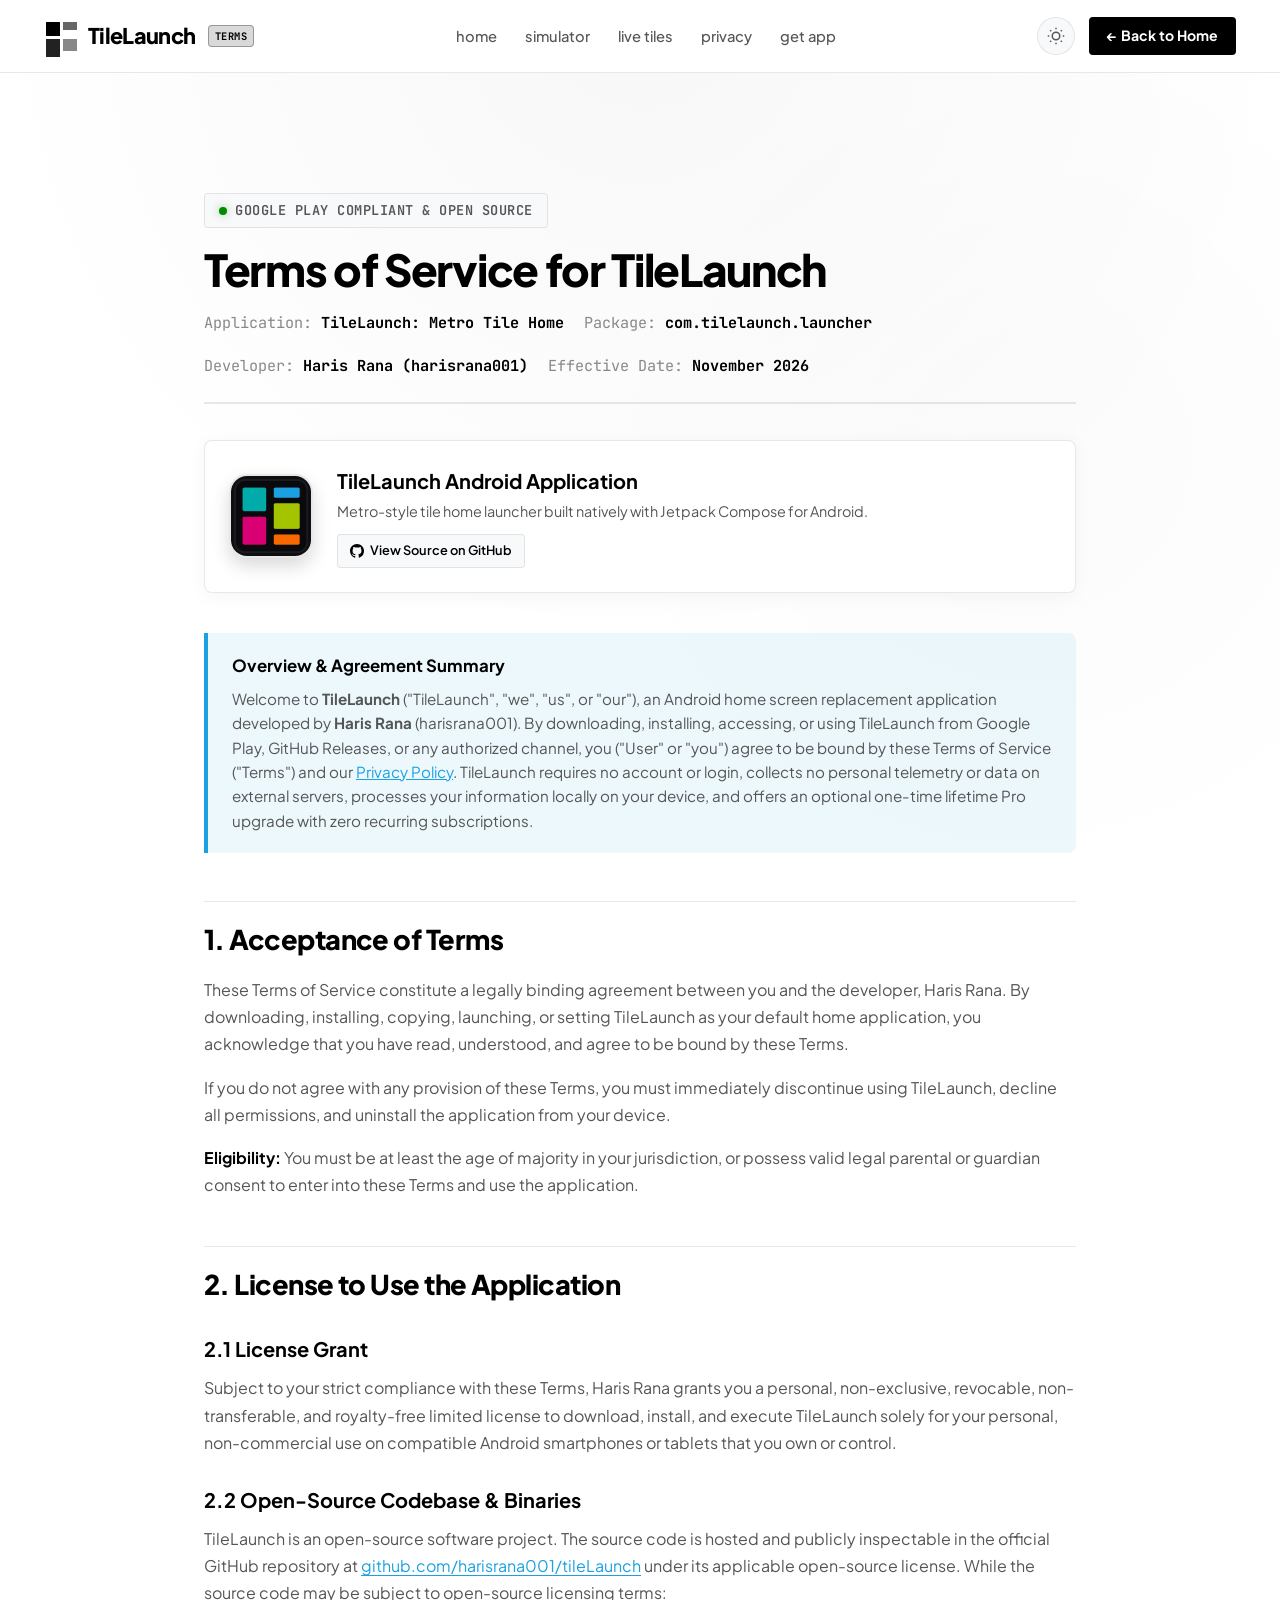
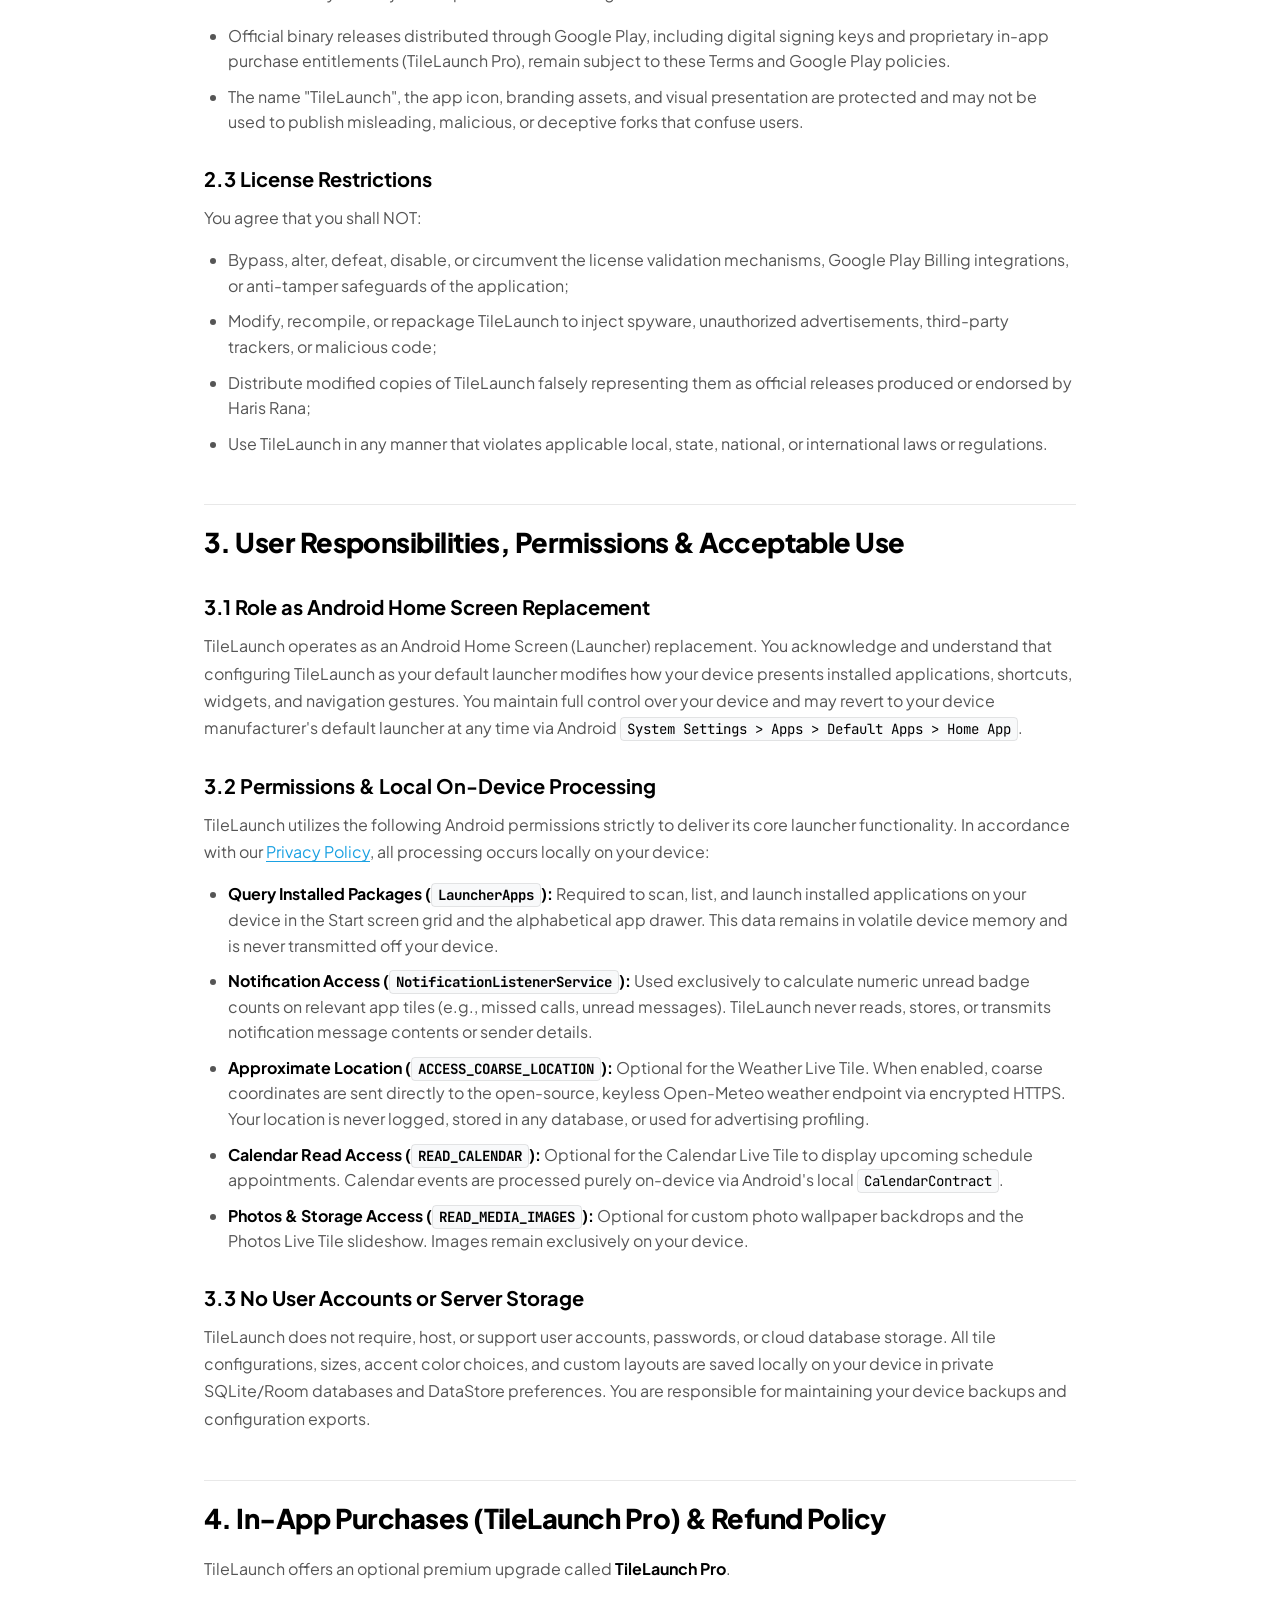
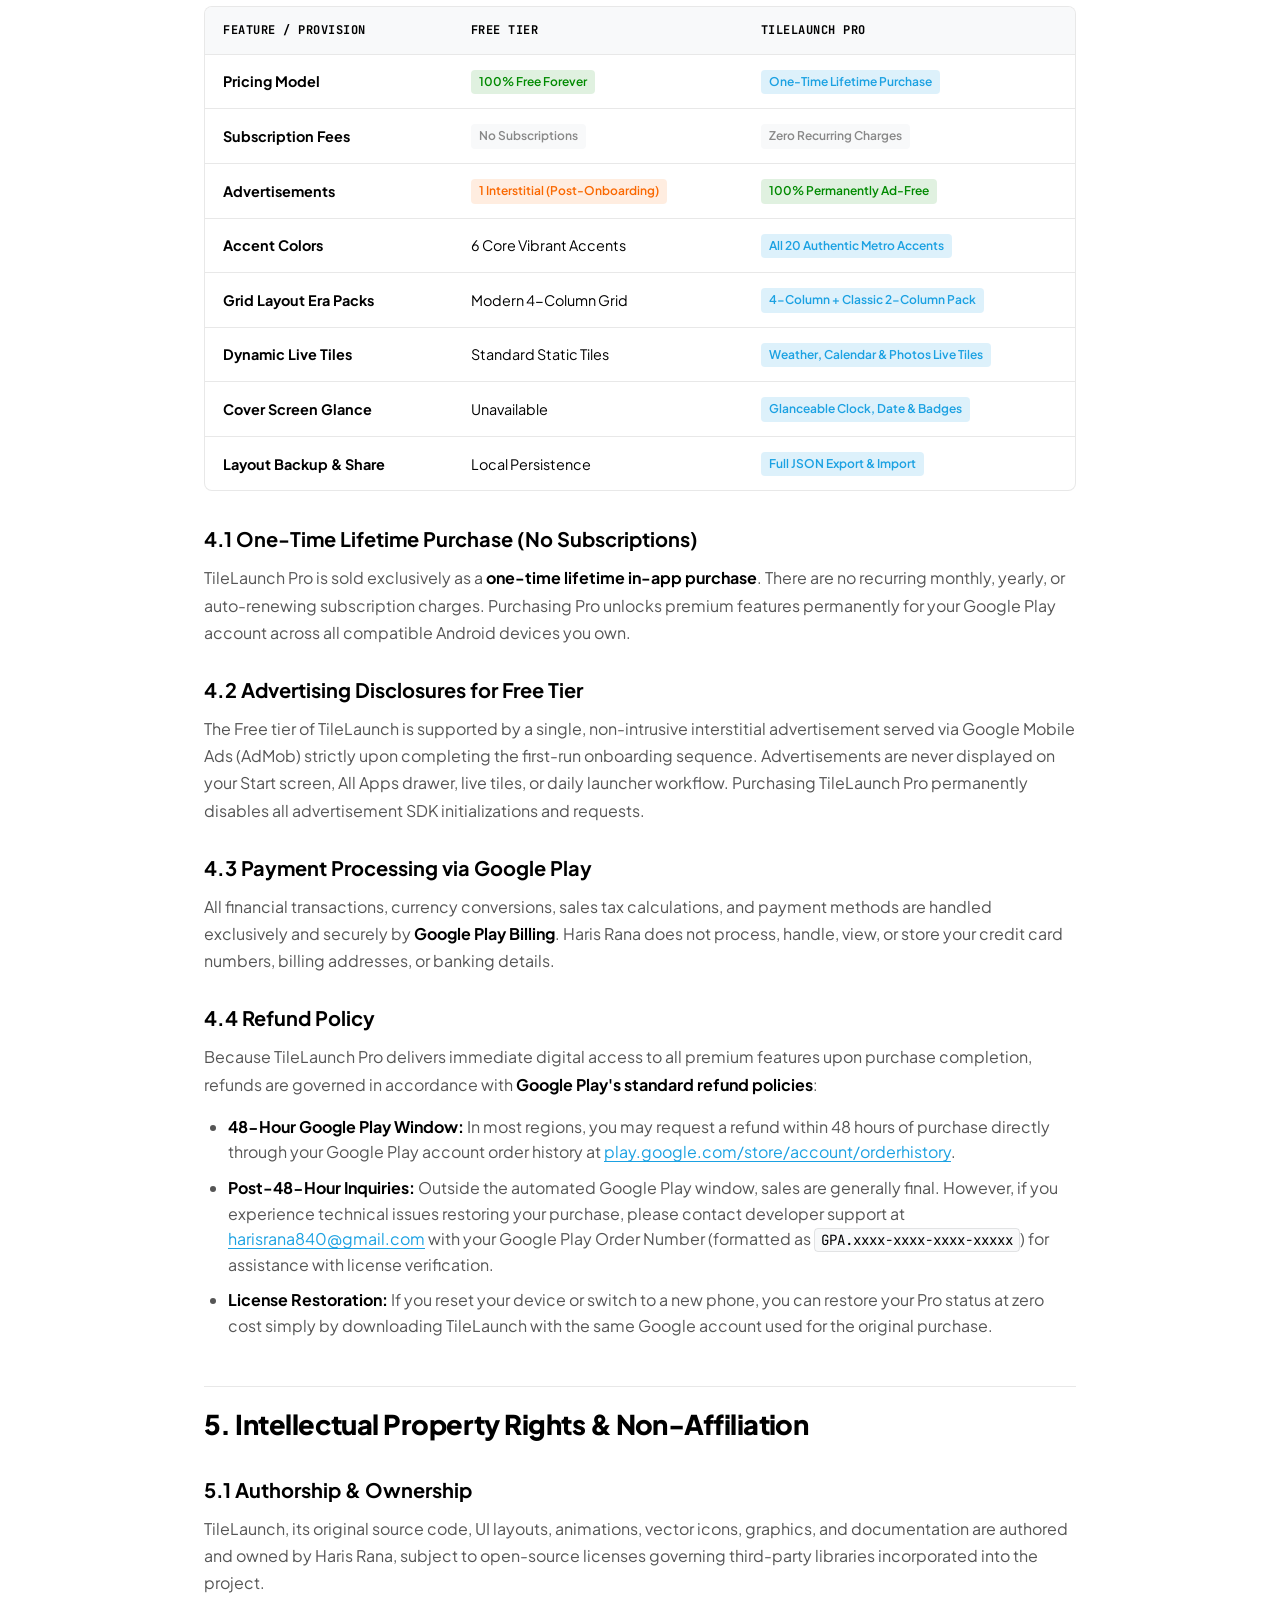
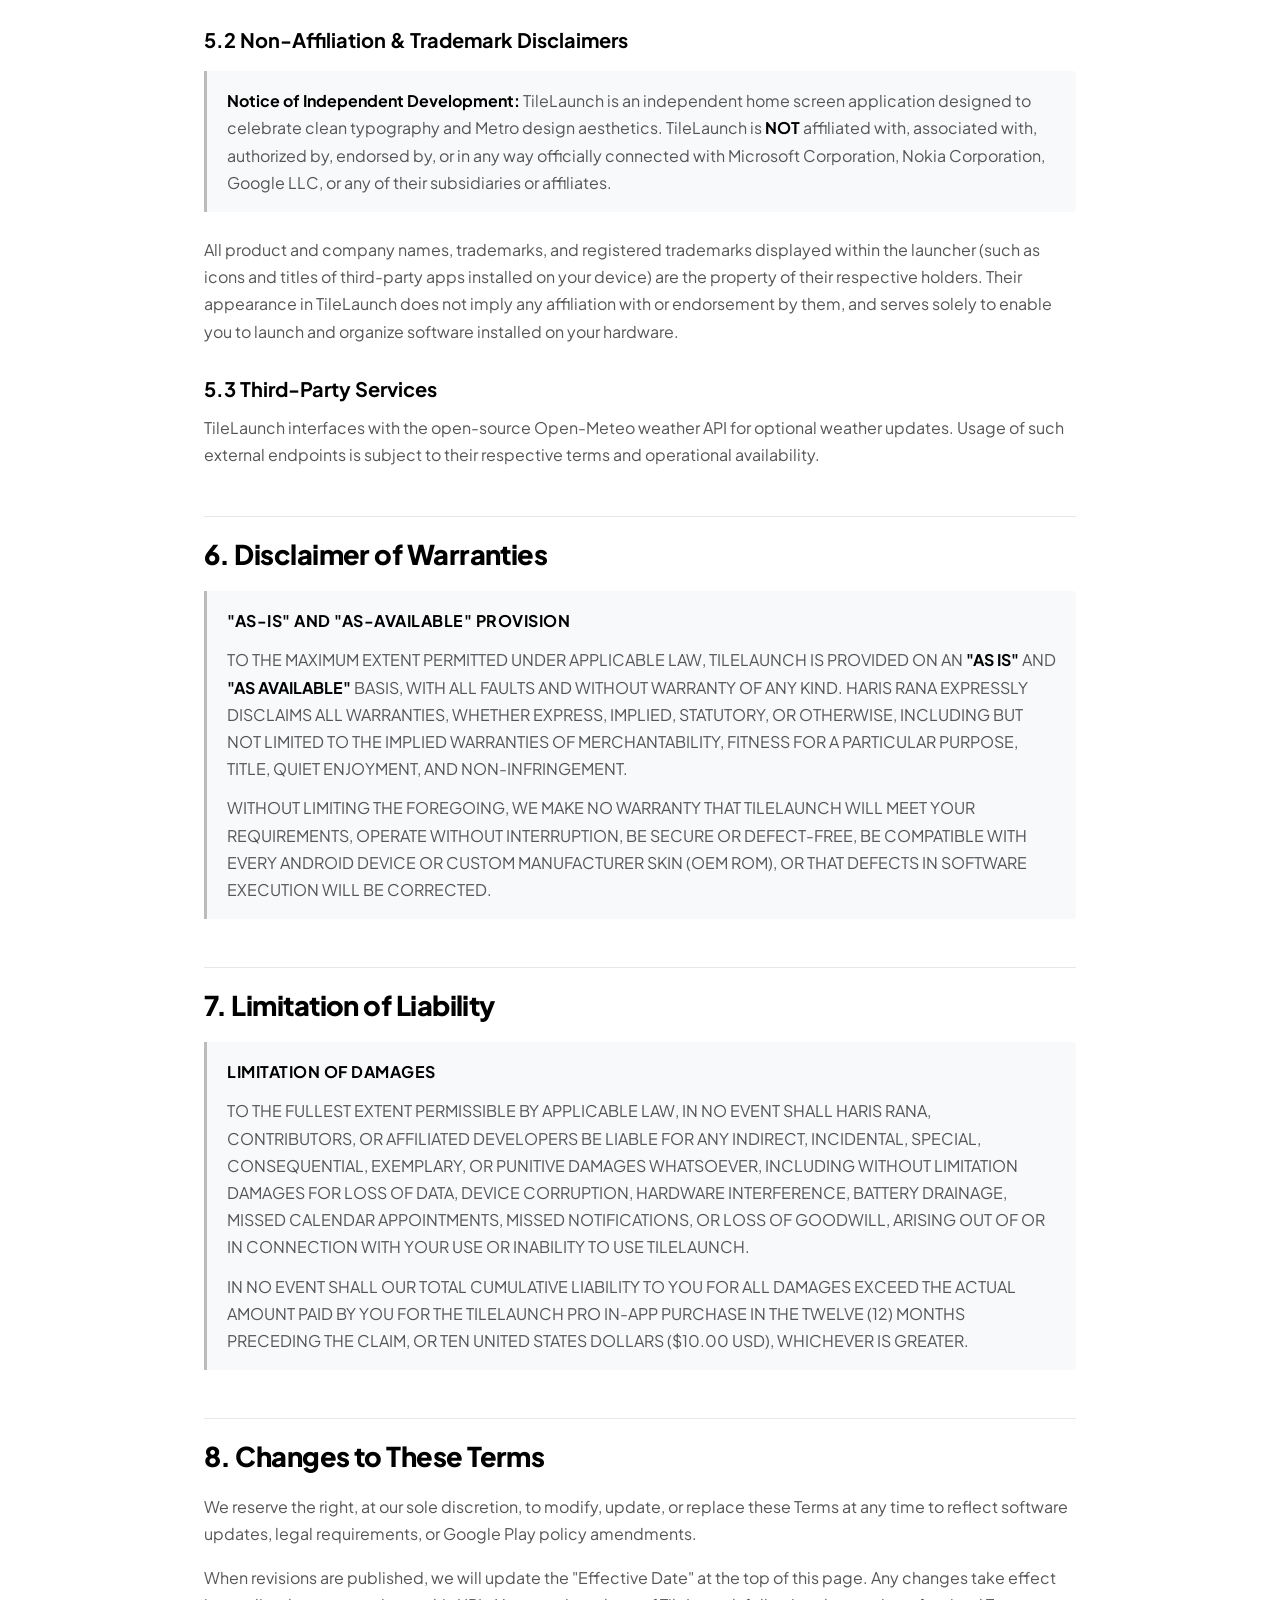
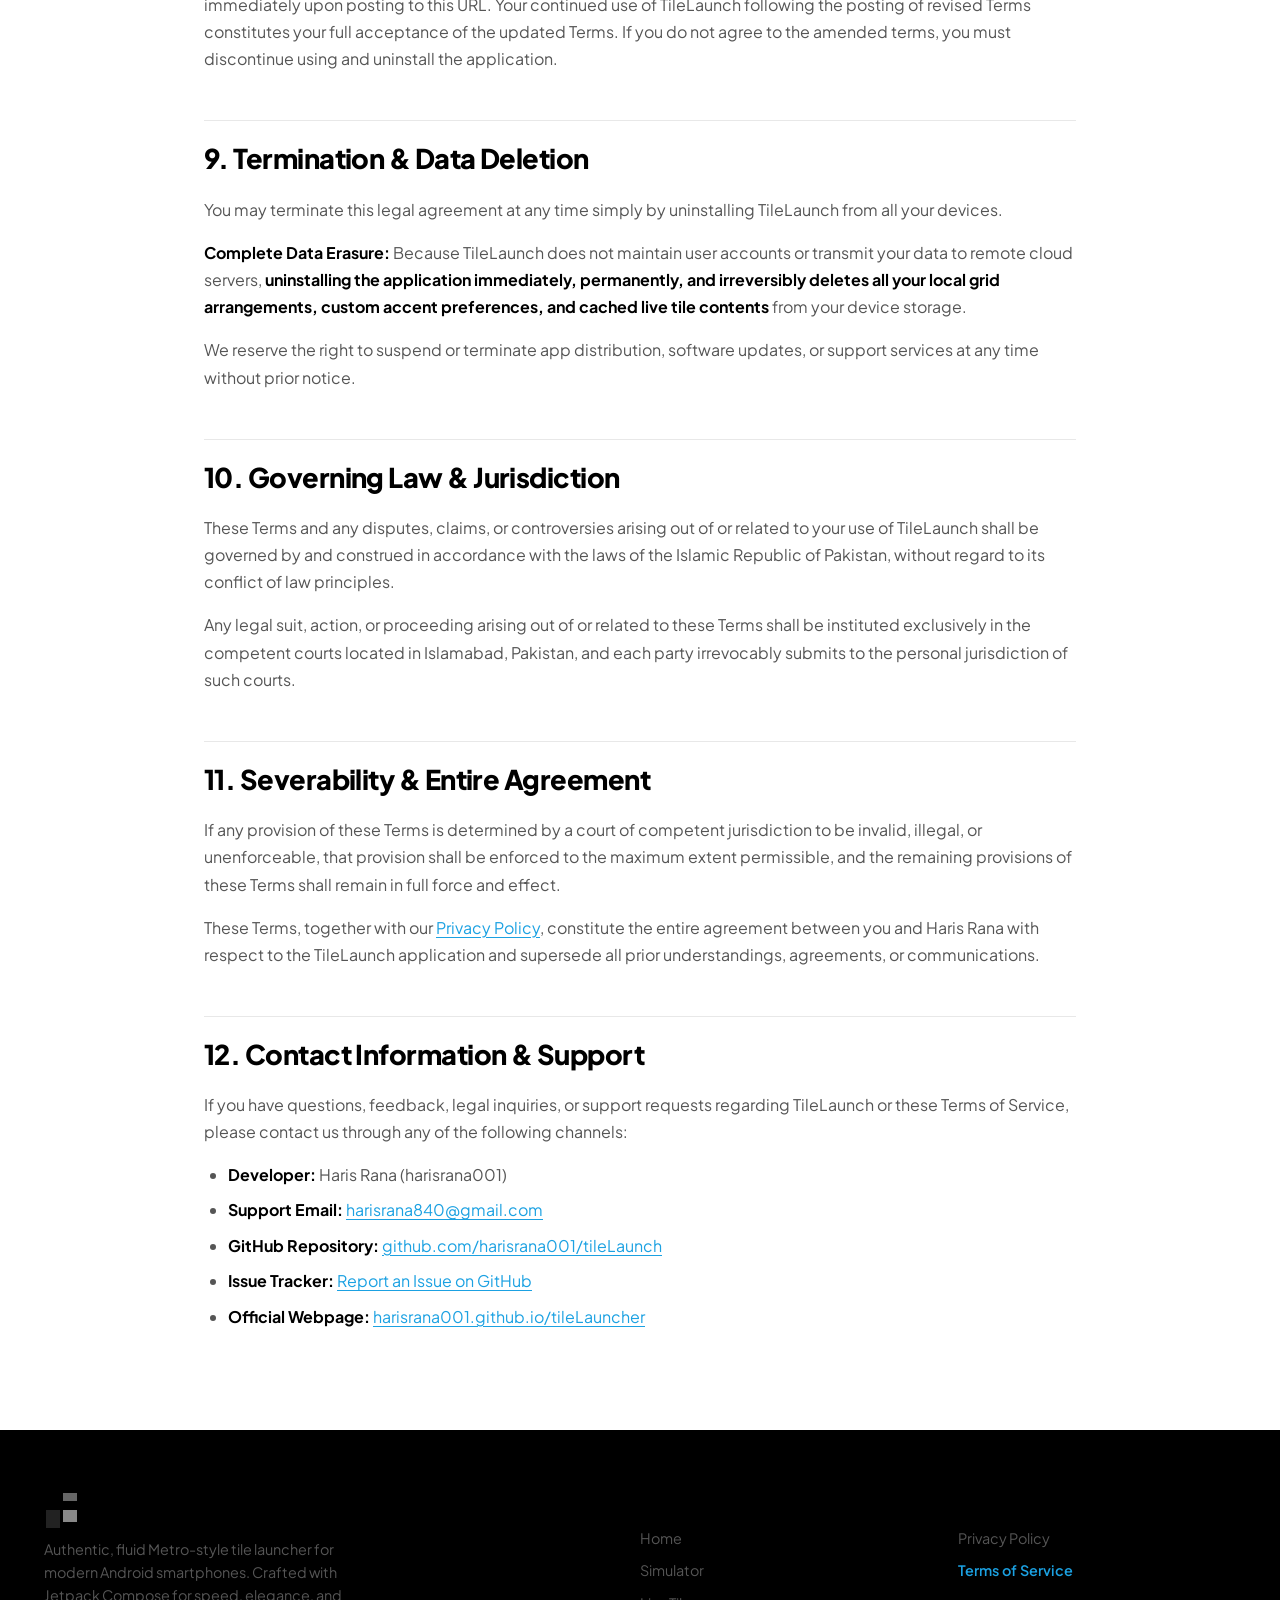
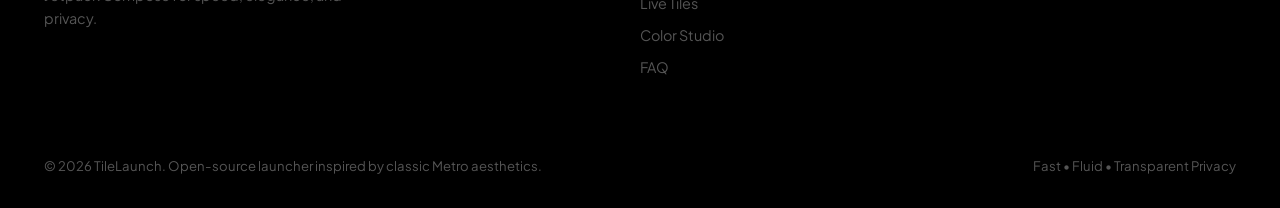
<file: terms.html>
<!DOCTYPE html>
<html lang="en" data-theme="light">
<head>
  <meta charset="UTF-8">
  <meta name="viewport" content="width=device-width, initial-scale=1.0">
  <title>Terms of Service — TileLaunch</title>
  <meta name="description" content="Terms of Service and End User License Agreement (EULA) for TileLaunch (Metro Tile Home Launcher) for Android.">
  <meta name="theme-color" content="#FFFFFF">
  <link rel="icon" type="image/png" href="assets/app_logo.png">

  <!-- Open Graph -->
  <meta property="og:title" content="TileLaunch Terms of Service">
  <meta property="og:description" content="Terms of Service and End User License Agreement for TileLaunch Android application. Transparent, open-source, and Google Play compliant.">
  <meta property="og:image" content="assets/app_logo.png">
  <meta property="og:type" content="website">

  <link rel="stylesheet" href="styles.css">
  <style>
    :root {
      --accent: #000000;
      --metro-cyan: #1BA1E2;
      --font-main: 'Plus Jakarta Sans', -apple-system, BlinkMacSystemFont, 'Segoe UI', Roboto, sans-serif;
      --font-mono: 'JetBrains Mono', monospace;
      --bg-primary: #FFFFFF;
      --bg-surface: #F8F9FA;
      --bg-card: #FFFFFF;
      --bg-card-hover: #F1F3F5;
      --border-subtle: rgba(0, 0, 0, 0.09);
      --text-primary: #000000;
      --text-secondary: #555555;
      --text-tertiary: #888888;
      --radius-sm: 4px;
      --radius-md: 8px;
      --transition-fast: 0.18s cubic-bezier(0.16, 1, 0.3, 1);
    }

    [data-theme="dark"] {
      --accent: #FFFFFF;
      --bg-primary: #000000;
      --bg-surface: #0a0a0a;
      --bg-card: #111111;
      --bg-card-hover: #171717;
      --border-subtle: rgba(255, 255, 255, 0.12);
      --text-primary: #ffffff;
      --text-secondary: #a0a0a0;
      --text-tertiary: #666666;
    }

    @media (prefers-color-scheme: dark) {
      :root:not([data-theme="light"]) {
        --accent: #FFFFFF;
        --bg-primary: #000000;
        --bg-surface: #0a0a0a;
        --bg-card: #111111;
        --bg-card-hover: #171717;
        --border-subtle: rgba(255, 255, 255, 0.12);
        --text-primary: #ffffff;
        --text-secondary: #a0a0a0;
        --text-tertiary: #666666;
      }
    }

    .policy-container {
      max-width: 920px;
      margin: 0 auto;
      padding: 120px 24px 80px;
    }
    .policy-header {
      margin-bottom: 36px;
      padding-bottom: 24px;
      border-bottom: 2px solid var(--border-subtle);
    }
    .policy-badge {
      display: inline-flex;
      align-items: center;
      gap: 8px;
      padding: 6px 14px;
      background: var(--bg-surface);
      border: 1px solid var(--border-subtle);
      border-radius: var(--radius-sm);
      font-size: 0.85rem;
      font-family: var(--font-mono);
      font-weight: 600;
      letter-spacing: 0.5px;
      text-transform: uppercase;
      color: var(--text-secondary);
      margin-bottom: 16px;
    }
    .policy-badge .status-dot {
      width: 8px;
      height: 8px;
      border-radius: 50%;
      background: #008A00;
      box-shadow: 0 0 8px rgba(0, 138, 0, 0.4);
    }
    .policy-title {
      font-size: 2.75rem;
      font-weight: 800;
      line-height: 1.15;
      letter-spacing: -0.03em;
      margin-bottom: 16px;
    }
    .policy-meta {
      display: flex;
      flex-wrap: wrap;
      gap: 20px;
      font-size: 0.95rem;
      color: var(--text-tertiary);
      font-family: var(--font-mono);
    }
    .policy-meta span strong {
      color: var(--text-primary);
    }
    .app-identity-card {
      display: flex;
      align-items: center;
      gap: 24px;
      padding: 24px;
      background: var(--bg-card);
      border: 1px solid var(--border-subtle);
      border-radius: var(--radius-md);
      margin-bottom: 40px;
      box-shadow: 0 4px 20px rgba(0, 0, 0, 0.04);
    }
    .app-identity-logo {
      width: 84px;
      height: 84px;
      border-radius: 18px;
      object-fit: cover;
      box-shadow: 0 8px 18px rgba(0, 0, 0, 0.15);
      border: 2px solid var(--border-subtle);
      flex-shrink: 0;
    }
    .app-identity-info h3 {
      font-size: 1.25rem;
      font-weight: 700;
      margin-bottom: 4px;
    }
    .app-identity-info p {
      font-size: 0.9rem;
      color: var(--text-secondary);
      margin-bottom: 12px;
    }
    .logo-download-btn {
      display: inline-flex;
      align-items: center;
      gap: 6px;
      padding: 6px 12px;
      background: var(--bg-surface);
      border: 1px solid var(--border-subtle);
      border-radius: var(--radius-sm);
      font-size: 0.8rem;
      font-weight: 600;
      color: var(--text-primary);
      text-decoration: none;
      transition: background var(--transition-fast);
    }
    .logo-download-btn:hover {
      background: var(--bg-card-hover);
    }
    .policy-summary-callout {
      background: rgba(27, 161, 226, 0.08);
      border-left: 4px solid #1BA1E2;
      padding: 20px 24px;
      border-radius: 0 var(--radius-md) var(--radius-md) 0;
      margin-bottom: 48px;
    }
    .policy-summary-callout h4 {
      font-size: 1.05rem;
      font-weight: 700;
      color: var(--text-primary);
      margin-bottom: 8px;
    }
    .policy-summary-callout p {
      font-size: 0.95rem;
      color: var(--text-secondary);
      line-height: 1.6;
      margin: 0;
    }
    .policy-body h2 {
      font-size: 1.7rem;
      font-weight: 800;
      letter-spacing: -0.02em;
      margin: 48px 0 16px;
      padding-top: 16px;
      border-top: 1px solid var(--border-subtle);
    }
    .policy-body h3 {
      font-size: 1.25rem;
      font-weight: 700;
      margin: 28px 0 10px;
      color: var(--text-primary);
    }
    .policy-body p {
      font-size: 1rem;
      line-height: 1.7;
      color: var(--text-secondary);
      margin-bottom: 16px;
    }
    .policy-body ul, .policy-body ol {
      margin: 0 0 20px 24px;
      color: var(--text-secondary);
    }
    .policy-body li {
      margin-bottom: 10px;
      line-height: 1.6;
    }
    .policy-body strong {
      color: var(--text-primary);
    }
    .policy-body code {
      font-family: var(--font-mono);
      font-size: 0.88em;
      padding: 2px 6px;
      background: var(--bg-surface);
      border: 1px solid var(--border-subtle);
      border-radius: var(--radius-sm);
      color: var(--text-primary);
    }
    .policy-body a {
      color: var(--metro-cyan);
      text-decoration: underline;
      text-underline-offset: 3px;
    }
    .policy-body a:hover {
      opacity: 0.85;
    }
    .data-table-wrapper {
      overflow-x: auto;
      margin: 24px 0 32px;
      border: 1px solid var(--border-subtle);
      border-radius: var(--radius-md);
      background: var(--bg-card);
    }
    .data-table {
      width: 100%;
      border-collapse: collapse;
      text-align: left;
      font-size: 0.9rem;
    }
    .data-table th, .data-table td {
      padding: 14px 18px;
      border-bottom: 1px solid var(--border-subtle);
    }
    .data-table th {
      background: var(--bg-surface);
      font-weight: 700;
      color: var(--text-primary);
      text-transform: uppercase;
      font-size: 0.75rem;
      letter-spacing: 0.5px;
      font-family: var(--font-mono);
    }
    .data-table tr:last-child td {
      border-bottom: none;
    }
    .tag-free {
      display: inline-block;
      padding: 3px 8px;
      border-radius: var(--radius-sm);
      font-size: 0.75rem;
      font-weight: 600;
      background: rgba(0, 138, 0, 0.12);
      color: #008A00;
    }
    .tag-pro {
      display: inline-block;
      padding: 3px 8px;
      border-radius: var(--radius-sm);
      font-size: 0.75rem;
      font-weight: 600;
      background: rgba(27, 161, 226, 0.15);
      color: #1BA1E2;
    }
    .tag-admob {
      display: inline-block;
      padding: 3px 8px;
      border-radius: var(--radius-sm);
      font-size: 0.75rem;
      font-weight: 600;
      background: rgba(250, 104, 0, 0.12);
      color: #FA6800;
    }
    .tag-none {
      display: inline-block;
      padding: 3px 8px;
      border-radius: var(--radius-sm);
      font-size: 0.75rem;
      font-weight: 600;
      background: var(--bg-surface);
      color: var(--text-tertiary);
    }
    .legal-clause {
      background: var(--bg-surface);
      border-left: 3px solid var(--border-active, #777);
      padding: 16px 20px;
      border-radius: 0 var(--radius-sm) var(--radius-sm) 0;
      margin: 16px 0 24px;
      font-size: 0.95rem;
      line-height: 1.65;
    }

    @media (max-width: 768px) {
      .policy-container {
        padding: 96px 16px 60px;
      }
      .policy-title {
        font-size: 2rem;
      }
      .app-identity-card {
        flex-direction: column;
        align-items: flex-start;
        gap: 16px;
      }
      .policy-meta {
        flex-direction: column;
        gap: 8px;
      }
    }
  </style>
</head>
<body>

  <!-- ======================================================================
       Header & Navigation
       ====================================================================== -->
  <header class="site-header" id="mainHeader">
    <div class="container nav-container">
      <a href="index.html" class="brand" id="brandLogo">
        <div class="brand-icon">
          <span></span><span></span><span></span><span></span>
        </div>
        <span class="brand-name">TileLaunch</span>
        <span class="brand-badge">Terms</span>
      </a>

      <ul class="nav-links">
        <li><a href="index.html" class="nav-link">Home</a></li>
        <li><a href="index.html#simulator" class="nav-link">Simulator</a></li>
        <li><a href="index.html#live-tiles" class="nav-link">Live Tiles</a></li>
        <li><a href="privacy.html" class="nav-link">Privacy</a></li>
        <li><a href="index.html#download" class="nav-link">Get App</a></li>
      </ul>

      <div class="nav-actions">
        <!-- Dark/Light Theme Toggle -->
        <button class="btn-icon-toggle" id="themeToggleBtn" aria-label="Toggle Theme" title="Switch Theme">
          <svg width="18" height="18" viewBox="0 0 24 24" fill="none" stroke="currentColor" stroke-width="2">
            <circle cx="12" cy="12" r="5"/>
            <path d="M12 1v2M12 21v2M4.22 4.22l1.42 1.42M18.36 18.36l1.42 1.42M1 12h2M21 12h2M4.22 19.78l1.42-1.42M18.36 5.64l1.42-1.42"/>
          </svg>
        </button>

        <a href="index.html" class="btn-primary-sm">
          <span>← Back to Home</span>
        </a>
      </div>
    </div>
  </header>

  <!-- ======================================================================
       Terms of Service Content
       ====================================================================== -->
  <div class="policy-container">
    <header class="policy-header">
      <div class="policy-badge">
        <span class="status-dot"></span>
        <span>Google Play Compliant &amp; Open Source</span>
      </div>
      <h1 class="policy-title">Terms of Service for TileLaunch</h1>
      <div class="policy-meta">
        <span>Application: <strong>TileLaunch: Metro Tile Home</strong></span>
        <span>Package: <strong>com.tilelaunch.launcher</strong></span>
        <span>Developer: <strong>Haris Rana (harisrana001)</strong></span>
        <span>Effective Date: <strong>November 2026</strong></span>
      </div>
    </header>

    <!-- App Identity Card -->
    <div class="app-identity-card">
      <img src="assets/app_logo.png" alt="TileLaunch Official App Icon" class="app-identity-logo">
      <div class="app-identity-info">
        <h3>TileLaunch Android Application</h3>
        <p>Metro-style tile home launcher built natively with Jetpack Compose for Android.</p>
        <a href="https://github.com/harisrana001/tileLaunch" target="_blank" rel="noopener" class="logo-download-btn">
          <svg width="14" height="14" viewBox="0 0 24 24" fill="currentColor">
            <path d="M12 0C5.37 0 0 5.37 0 12c0 5.31 3.435 9.795 8.205 11.385.6.105.825-.255.825-.57 0-.285-.015-1.23-.015-2.235-3.015.555-3.795-.735-4.035-1.41-.135-.345-.72-1.41-1.23-1.695-.42-.225-1.02-.78-.015-.795.945-.015 1.62.87 1.845 1.23 1.08 1.815 2.805 1.305 3.495.99.105-.78.42-1.305.765-1.605-2.67-.3-5.46-1.335-5.46-5.925 0-1.305.465-2.385 1.23-3.225-.12-.3-.54-1.53.12-3.18 0 0 1.005-.315 3.3 1.23.96-.27 1.98-.405 3-.405s2.04.135 3 .405c2.295-1.56 3.3-1.23 3.3-1.23.66 1.65.24 2.88.12 3.18.765.84 1.23 1.905 1.23 3.225 0 4.605-2.805 5.625-5.475 5.925.435.375.81 1.095.81 2.22 0 1.605-.015 2.895-.015 3.3 0 .315.225.69.825.57A12.02 12.02 0 0024 12c0-6.63-5.37-12-12-12z"/>
          </svg>
          <span>View Source on GitHub</span>
        </a>
      </div>
    </div>

    <!-- Summary Box -->
    <div class="policy-summary-callout">
      <h4>Overview &amp; Agreement Summary</h4>
      <p>
        Welcome to <strong>TileLaunch</strong> ("TileLaunch", "we", "us", or "our"), an Android home screen replacement application developed by <strong>Haris Rana</strong> (harisrana001). By downloading, installing, accessing, or using TileLaunch from Google Play, GitHub Releases, or any authorized channel, you ("User" or "you") agree to be bound by these Terms of Service ("Terms") and our <a href="privacy.html" style="color:var(--metro-cyan); text-decoration:underline;">Privacy Policy</a>. TileLaunch requires no account or login, collects no personal telemetry or data on external servers, processes your information locally on your device, and offers an optional one-time lifetime Pro upgrade with zero recurring subscriptions.
      </p>
    </div>

    <div class="policy-body">
      <!-- 1. Acceptance of Terms -->
      <h2>1. Acceptance of Terms</h2>
      <p>
        These Terms of Service constitute a legally binding agreement between you and the developer, Haris Rana. By downloading, installing, copying, launching, or setting TileLaunch as your default home application, you acknowledge that you have read, understood, and agree to be bound by these Terms.
      </p>
      <p>
        If you do not agree with any provision of these Terms, you must immediately discontinue using TileLaunch, decline all permissions, and uninstall the application from your device.
      </p>
      <p>
        <strong>Eligibility:</strong> You must be at least the age of majority in your jurisdiction, or possess valid legal parental or guardian consent to enter into these Terms and use the application.
      </p>

      <!-- 2. License to Use the App -->
      <h2>2. License to Use the Application</h2>
      <h3>2.1 License Grant</h3>
      <p>
        Subject to your strict compliance with these Terms, Haris Rana grants you a personal, non-exclusive, revocable, non-transferable, and royalty-free limited license to download, install, and execute TileLaunch solely for your personal, non-commercial use on compatible Android smartphones or tablets that you own or control.
      </p>

      <h3>2.2 Open-Source Codebase &amp; Binaries</h3>
      <p>
        TileLaunch is an open-source software project. The source code is hosted and publicly inspectable in the official GitHub repository at <a href="https://github.com/harisrana001/tileLaunch" target="_blank" rel="noopener">github.com/harisrana001/tileLaunch</a> under its applicable open-source license. While the source code may be subject to open-source licensing terms:
      </p>
      <ul>
        <li>Official binary releases distributed through Google Play, including digital signing keys and proprietary in-app purchase entitlements (TileLaunch Pro), remain subject to these Terms and Google Play policies.</li>
        <li>The name "TileLaunch", the app icon, branding assets, and visual presentation are protected and may not be used to publish misleading, malicious, or deceptive forks that confuse users.</li>
      </ul>

      <h3>2.3 License Restrictions</h3>
      <p>
        You agree that you shall NOT:
      </p>
      <ul>
        <li>Bypass, alter, defeat, disable, or circumvent the license validation mechanisms, Google Play Billing integrations, or anti-tamper safeguards of the application;</li>
        <li>Modify, recompile, or repackage TileLaunch to inject spyware, unauthorized advertisements, third-party trackers, or malicious code;</li>
        <li>Distribute modified copies of TileLaunch falsely representing them as official releases produced or endorsed by Haris Rana;</li>
        <li>Use TileLaunch in any manner that violates applicable local, state, national, or international laws or regulations.</li>
      </ul>

      <!-- 3. User Responsibilities & Acceptable Use -->
      <h2>3. User Responsibilities, Permissions &amp; Acceptable Use</h2>
      <h3>3.1 Role as Android Home Screen Replacement</h3>
      <p>
        TileLaunch operates as an Android Home Screen (Launcher) replacement. You acknowledge and understand that configuring TileLaunch as your default launcher modifies how your device presents installed applications, shortcuts, widgets, and navigation gestures. You maintain full control over your device and may revert to your device manufacturer's default launcher at any time via Android <code>System Settings &gt; Apps &gt; Default Apps &gt; Home App</code>.
      </p>

      <h3>3.2 Permissions &amp; Local On-Device Processing</h3>
      <p>
        TileLaunch utilizes the following Android permissions strictly to deliver its core launcher functionality. In accordance with our <a href="privacy.html">Privacy Policy</a>, all processing occurs locally on your device:
      </p>
      <ul>
        <li>
          <strong>Query Installed Packages (<code>LauncherApps</code>):</strong> Required to scan, list, and launch installed applications on your device in the Start screen grid and the alphabetical app drawer. This data remains in volatile device memory and is never transmitted off your device.
        </li>
        <li>
          <strong>Notification Access (<code>NotificationListenerService</code>):</strong> Used exclusively to calculate numeric unread badge counts on relevant app tiles (e.g., missed calls, unread messages). TileLaunch never reads, stores, or transmits notification message contents or sender details.
        </li>
        <li>
          <strong>Approximate Location (<code>ACCESS_COARSE_LOCATION</code>):</strong> Optional for the Weather Live Tile. When enabled, coarse coordinates are sent directly to the open-source, keyless Open-Meteo weather endpoint via encrypted HTTPS. Your location is never logged, stored in any database, or used for advertising profiling.
        </li>
        <li>
          <strong>Calendar Read Access (<code>READ_CALENDAR</code>):</strong> Optional for the Calendar Live Tile to display upcoming schedule appointments. Calendar events are processed purely on-device via Android's local <code>CalendarContract</code>.
        </li>
        <li>
          <strong>Photos &amp; Storage Access (<code>READ_MEDIA_IMAGES</code>):</strong> Optional for custom photo wallpaper backdrops and the Photos Live Tile slideshow. Images remain exclusively on your device.
        </li>
      </ul>

      <h3>3.3 No User Accounts or Server Storage</h3>
      <p>
        TileLaunch does not require, host, or support user accounts, passwords, or cloud database storage. All tile configurations, sizes, accent color choices, and custom layouts are saved locally on your device in private SQLite/Room databases and DataStore preferences. You are responsible for maintaining your device backups and configuration exports.
      </p>

      <!-- 4. In-App Purchases (Pro Version) & Refunds -->
      <h2>4. In-App Purchases (TileLaunch Pro) &amp; Refund Policy</h2>
      <p>
        TileLaunch offers an optional premium upgrade called <strong>TileLaunch Pro</strong>.
      </p>

      <div class="data-table-wrapper">
        <table class="data-table">
          <thead>
            <tr>
              <th>Feature / Provision</th>
              <th>Free Tier</th>
              <th>TileLaunch Pro</th>
            </tr>
          </thead>
          <tbody>
            <tr>
              <td><strong>Pricing Model</strong></td>
              <td><span class="tag-free">100% Free Forever</span></td>
              <td><span class="tag-pro">One-Time Lifetime Purchase</span></td>
            </tr>
            <tr>
              <td><strong>Subscription Fees</strong></td>
              <td><span class="tag-none">No Subscriptions</span></td>
              <td><span class="tag-none">Zero Recurring Charges</span></td>
            </tr>
            <tr>
              <td><strong>Advertisements</strong></td>
              <td><span class="tag-admob">1 Interstitial (Post-Onboarding)</span></td>
              <td><span class="tag-free">100% Permanently Ad-Free</span></td>
            </tr>
            <tr>
              <td><strong>Accent Colors</strong></td>
              <td>6 Core Vibrant Accents</td>
              <td><span class="tag-pro">All 20 Authentic Metro Accents</span></td>
            </tr>
            <tr>
              <td><strong>Grid Layout Era Packs</strong></td>
              <td>Modern 4-Column Grid</td>
              <td><span class="tag-pro">4-Column + Classic 2-Column Pack</span></td>
            </tr>
            <tr>
              <td><strong>Dynamic Live Tiles</strong></td>
              <td>Standard Static Tiles</td>
              <td><span class="tag-pro">Weather, Calendar &amp; Photos Live Tiles</span></td>
            </tr>
            <tr>
              <td><strong>Cover Screen Glance</strong></td>
              <td>Unavailable</td>
              <td><span class="tag-pro">Glanceable Clock, Date &amp; Badges</span></td>
            </tr>
            <tr>
              <td><strong>Layout Backup &amp; Share</strong></td>
              <td>Local Persistence</td>
              <td><span class="tag-pro">Full JSON Export &amp; Import</span></td>
            </tr>
          </tbody>
        </table>
      </div>

      <h3>4.1 One-Time Lifetime Purchase (No Subscriptions)</h3>
      <p>
        TileLaunch Pro is sold exclusively as a <strong>one-time lifetime in-app purchase</strong>. There are no recurring monthly, yearly, or auto-renewing subscription charges. Purchasing Pro unlocks premium features permanently for your Google Play account across all compatible Android devices you own.
      </p>

      <h3>4.2 Advertising Disclosures for Free Tier</h3>
      <p>
        The Free tier of TileLaunch is supported by a single, non-intrusive interstitial advertisement served via Google Mobile Ads (AdMob) strictly upon completing the first-run onboarding sequence. Advertisements are never displayed on your Start screen, All Apps drawer, live tiles, or daily launcher workflow. Purchasing TileLaunch Pro permanently disables all advertisement SDK initializations and requests.
      </p>

      <h3>4.3 Payment Processing via Google Play</h3>
      <p>
        All financial transactions, currency conversions, sales tax calculations, and payment methods are handled exclusively and securely by <strong>Google Play Billing</strong>. Haris Rana does not process, handle, view, or store your credit card numbers, billing addresses, or banking details.
      </p>

      <h3>4.4 Refund Policy</h3>
      <p>
        Because TileLaunch Pro delivers immediate digital access to all premium features upon purchase completion, refunds are governed in accordance with <strong>Google Play's standard refund policies</strong>:
      </p>
      <ul>
        <li>
          <strong>48-Hour Google Play Window:</strong> In most regions, you may request a refund within 48 hours of purchase directly through your Google Play account order history at <a href="https://play.google.com/store/account/orderhistory" target="_blank" rel="noopener">play.google.com/store/account/orderhistory</a>.
        </li>
        <li>
          <strong>Post-48-Hour Inquiries:</strong> Outside the automated Google Play window, sales are generally final. However, if you experience technical issues restoring your purchase, please contact developer support at <a href="mailto:harisrana840@gmail.com">harisrana840@gmail.com</a> with your Google Play Order Number (formatted as <code>GPA.xxxx-xxxx-xxxx-xxxxx</code>) for assistance with license verification.
        </li>
        <li>
          <strong>License Restoration:</strong> If you reset your device or switch to a new phone, you can restore your Pro status at zero cost simply by downloading TileLaunch with the same Google account used for the original purchase.
        </li>
      </ul>

      <!-- 5. Intellectual Property Rights -->
      <h2>5. Intellectual Property Rights &amp; Non-Affiliation</h2>
      <h3>5.1 Authorship &amp; Ownership</h3>
      <p>
        TileLaunch, its original source code, UI layouts, animations, vector icons, graphics, and documentation are authored and owned by Haris Rana, subject to open-source licenses governing third-party libraries incorporated into the project.
      </p>

      <h3>5.2 Non-Affiliation &amp; Trademark Disclaimers</h3>
      <div class="legal-clause">
        <p style="margin:0;">
          <strong>Notice of Independent Development:</strong> TileLaunch is an independent home screen application designed to celebrate clean typography and Metro design aesthetics. TileLaunch is <strong>NOT</strong> affiliated with, associated with, authorized by, endorsed by, or in any way officially connected with Microsoft Corporation, Nokia Corporation, Google LLC, or any of their subsidiaries or affiliates.
        </p>
      </div>
      <p>
        All product and company names, trademarks, and registered trademarks displayed within the launcher (such as icons and titles of third-party apps installed on your device) are the property of their respective holders. Their appearance in TileLaunch does not imply any affiliation with or endorsement by them, and serves solely to enable you to launch and organize software installed on your hardware.
      </p>

      <h3>5.3 Third-Party Services</h3>
      <p>
        TileLaunch interfaces with the open-source Open-Meteo weather API for optional weather updates. Usage of such external endpoints is subject to their respective terms and operational availability.
      </p>

      <!-- 6. Disclaimer of Warranties -->
      <h2>6. Disclaimer of Warranties</h2>
      <div class="legal-clause">
        <p style="margin-bottom:12px; font-weight:700; text-transform:uppercase; color:var(--text-primary); letter-spacing:0.5px;">
          "As-Is" and "As-Available" Provision
        </p>
        <p style="margin-bottom:12px;">
          TO THE MAXIMUM EXTENT PERMITTED UNDER APPLICABLE LAW, TILELAUNCH IS PROVIDED ON AN <strong>"AS IS"</strong> AND <strong>"AS AVAILABLE"</strong> BASIS, WITH ALL FAULTS AND WITHOUT WARRANTY OF ANY KIND. HARIS RANA EXPRESSLY DISCLAIMS ALL WARRANTIES, WHETHER EXPRESS, IMPLIED, STATUTORY, OR OTHERWISE, INCLUDING BUT NOT LIMITED TO THE IMPLIED WARRANTIES OF MERCHANTABILITY, FITNESS FOR A PARTICULAR PURPOSE, TITLE, QUIET ENJOYMENT, AND NON-INFRINGEMENT.
        </p>
        <p style="margin:0;">
          WITHOUT LIMITING THE FOREGOING, WE MAKE NO WARRANTY THAT TILELAUNCH WILL MEET YOUR REQUIREMENTS, OPERATE WITHOUT INTERRUPTION, BE SECURE OR DEFECT-FREE, BE COMPATIBLE WITH EVERY ANDROID DEVICE OR CUSTOM MANUFACTURER SKIN (OEM ROM), OR THAT DEFECTS IN SOFTWARE EXECUTION WILL BE CORRECTED.
        </p>
      </div>

      <!-- 7. Limitation of Liability -->
      <h2>7. Limitation of Liability</h2>
      <div class="legal-clause">
        <p style="margin-bottom:12px; font-weight:700; text-transform:uppercase; color:var(--text-primary); letter-spacing:0.5px;">
          Limitation of Damages
        </p>
        <p style="margin-bottom:12px;">
          TO THE FULLEST EXTENT PERMISSIBLE BY APPLICABLE LAW, IN NO EVENT SHALL HARIS RANA, CONTRIBUTORS, OR AFFILIATED DEVELOPERS BE LIABLE FOR ANY INDIRECT, INCIDENTAL, SPECIAL, CONSEQUENTIAL, EXEMPLARY, OR PUNITIVE DAMAGES WHATSOEVER, INCLUDING WITHOUT LIMITATION DAMAGES FOR LOSS OF DATA, DEVICE CORRUPTION, HARDWARE INTERFERENCE, BATTERY DRAINAGE, MISSED CALENDAR APPOINTMENTS, MISSED NOTIFICATIONS, OR LOSS OF GOODWILL, ARISING OUT OF OR IN CONNECTION WITH YOUR USE OR INABILITY TO USE TILELAUNCH.
        </p>
        <p style="margin:0;">
          IN NO EVENT SHALL OUR TOTAL CUMULATIVE LIABILITY TO YOU FOR ALL DAMAGES EXCEED THE ACTUAL AMOUNT PAID BY YOU FOR THE TILELAUNCH PRO IN-APP PURCHASE IN THE TWELVE (12) MONTHS PRECEDING THE CLAIM, OR TEN UNITED STATES DOLLARS ($10.00 USD), WHICHEVER IS GREATER.
        </p>
      </div>

      <!-- 8. Changes to These Terms -->
      <h2>8. Changes to These Terms</h2>
      <p>
        We reserve the right, at our sole discretion, to modify, update, or replace these Terms at any time to reflect software updates, legal requirements, or Google Play policy amendments.
      </p>
      <p>
        When revisions are published, we will update the "Effective Date" at the top of this page. Any changes take effect immediately upon posting to this URL. Your continued use of TileLaunch following the posting of revised Terms constitutes your full acceptance of the updated Terms. If you do not agree to the amended terms, you must discontinue using and uninstall the application.
      </p>

      <!-- 9. Termination & Data Deletion -->
      <h2>9. Termination &amp; Data Deletion</h2>
      <p>
        You may terminate this legal agreement at any time simply by uninstalling TileLaunch from all your devices.
      </p>
      <p>
        <strong>Complete Data Erasure:</strong> Because TileLaunch does not maintain user accounts or transmit your data to remote cloud servers, <strong>uninstalling the application immediately, permanently, and irreversibly deletes all your local grid arrangements, custom accent preferences, and cached live tile contents</strong> from your device storage.
      </p>
      <p>
        We reserve the right to suspend or terminate app distribution, software updates, or support services at any time without prior notice.
      </p>

      <!-- 10. Governing Law -->
      <h2>10. Governing Law &amp; Jurisdiction</h2>
      <p>
        These Terms and any disputes, claims, or controversies arising out of or related to your use of TileLaunch shall be governed by and construed in accordance with the laws of the Islamic Republic of Pakistan, without regard to its conflict of law principles.
      </p>
      <p>
        Any legal suit, action, or proceeding arising out of or related to these Terms shall be instituted exclusively in the competent courts located in Islamabad, Pakistan, and each party irrevocably submits to the personal jurisdiction of such courts.
      </p>

      <!-- 11. Severability & Entire Agreement -->
      <h2>11. Severability &amp; Entire Agreement</h2>
      <p>
        If any provision of these Terms is determined by a court of competent jurisdiction to be invalid, illegal, or unenforceable, that provision shall be enforced to the maximum extent permissible, and the remaining provisions of these Terms shall remain in full force and effect.
      </p>
      <p>
        These Terms, together with our <a href="privacy.html">Privacy Policy</a>, constitute the entire agreement between you and Haris Rana with respect to the TileLaunch application and supersede all prior understandings, agreements, or communications.
      </p>

      <!-- 12. Contact Information -->
      <h2>12. Contact Information &amp; Support</h2>
      <p>
        If you have questions, feedback, legal inquiries, or support requests regarding TileLaunch or these Terms of Service, please contact us through any of the following channels:
      </p>
      <ul>
        <li><strong>Developer:</strong> Haris Rana (harisrana001)</li>
        <li><strong>Support Email:</strong> <a href="mailto:harisrana840@gmail.com">harisrana840@gmail.com</a></li>
        <li><strong>GitHub Repository:</strong> <a href="https://github.com/harisrana001/tileLaunch" target="_blank" rel="noopener">github.com/harisrana001/tileLaunch</a></li>
        <li><strong>Issue Tracker:</strong> <a href="https://github.com/harisrana001/tileLaunch/issues" target="_blank" rel="noopener">Report an Issue on GitHub</a></li>
        <li><strong>Official Webpage:</strong> <a href="https://harisrana001.github.io/tileLauncher/">harisrana001.github.io/tileLauncher</a></li>
      </ul>
    </div>
  </div>

  <!-- ======================================================================
       Footer
       ====================================================================== -->
  <footer class="site-footer">
    <div class="container">
      <div class="footer-grid">
        <div>
          <div class="brand">
            <div class="brand-icon">
              <span></span><span></span><span></span><span></span>
            </div>
            <span class="brand-name">TileLaunch</span>
          </div>
          <p class="footer-brand-desc">
            Authentic, fluid Metro-style tile launcher for modern Android smartphones. Crafted with Jetpack Compose for speed, elegance, and privacy.
          </p>
        </div>

        <div>
          <h5 class="footer-col-title">Navigation</h5>
          <ul class="footer-links">
            <li><a href="index.html" class="footer-link">Home</a></li>
            <li><a href="index.html#simulator" class="footer-link">Simulator</a></li>
            <li><a href="index.html#live-tiles" class="footer-link">Live Tiles</a></li>
            <li><a href="index.html#colors" class="footer-link">Color Studio</a></li>
            <li><a href="index.html#faq" class="footer-link">FAQ</a></li>
          </ul>
        </div>

        <div>
          <h5 class="footer-col-title">Legal</h5>
          <ul class="footer-links">
            <li><a href="privacy.html" class="footer-link">Privacy Policy</a></li>
            <li><a href="terms.html" class="footer-link" style="color:var(--metro-cyan); font-weight:600;">Terms of Service</a></li>
          </ul>
        </div>
      </div>

      <div class="footer-bottom">
        <div>&copy; 2026 TileLaunch. Open-source launcher inspired by classic Metro aesthetics.</div>
        <div>Fast • Fluid • Transparent Privacy</div>
      </div>
    </div>
  </footer>

  <script>
    // Theme Switcher for Terms Page
    const themeToggleBtn = document.getElementById('themeToggleBtn');
    const htmlElem = document.documentElement;

    const savedTheme = localStorage.getItem('tilelaunch_theme');
    if (savedTheme) {
      htmlElem.setAttribute('data-theme', savedTheme);
    }

    if (themeToggleBtn) {
      themeToggleBtn.addEventListener('click', () => {
        const current = htmlElem.getAttribute('data-theme') || 'light';
        const next = current === 'dark' ? 'light' : 'dark';
        htmlElem.setAttribute('data-theme', next);
        localStorage.setItem('tilelaunch_theme', next);
      });
    }
  </script>
</body>
</html>
</file>
<file: styles.css>
/* ==========================================================================
   TileLaunch Landing Page Stylesheet
   Authentic Metro Typography, 3D Physics & Responsive Modern Aesthetic
   ========================================================================== */

@import url('https://fonts.googleapis.com/css2?family=Plus+Jakarta+Sans:wght@300;400;500;600;700;800&family=JetBrains+Mono:wght@400;500;600&display=swap');

:root {
  /* Active Metro Accent (Default Monochrome Black on White) */
  --accent: #000000;
  --accent-rgb: 0, 0, 0;
  --accent-text: #FFFFFF;
  --accent-hover: #222222;
  --accent-glow: rgba(0, 0, 0, 0.12);

  /* Metro Palette Constants */
  --metro-mono: #000000;
  --metro-cyan: #1BA1E2;
  --metro-teal: #00ABA9;
  --metro-lime: #A4C400;
  --metro-green: #60A917;
  --metro-emerald: #008A00;
  --metro-cobalt: #0050EF;
  --metro-indigo: #6A00FF;
  --metro-violet: #AA00FF;
  --metro-pink: #F472D0;
  --metro-magenta: #D80073;
  --metro-crimson: #A20025;
  --metro-red: #E51400;
  --metro-orange: #FA6800;
  --metro-amber: #F0A30A;
  --metro-yellow: #E3C800;
  --metro-brown: #825A2C;
  --metro-olive: #6D8764;
  --metro-steel: #647687;
  --metro-mauve: #76608A;
  --metro-taupe: #87794E;

  /* Default Theme: Pure Crisp White Background */
  --bg-primary: #FFFFFF;
  --bg-surface: #F8F9FA;
  --bg-card: #FFFFFF;
  --bg-card-hover: #F1F3F5;
  --border-subtle: rgba(0, 0, 0, 0.09);
  --border-active: rgba(0, 0, 0, 0.25);
  --text-primary: #000000;
  --text-secondary: #555555;
  --text-tertiary: #888888;
  --nav-bg: rgba(255, 255, 255, 0.92);
  --phone-bezel: #18181c;
  --phone-glass: #000000;
  --tile-bg: var(--accent);
  --tile-text: var(--accent-text);
  --tile-gap: 6px;

  /* Typography */
  --font-main: 'Plus Jakarta Sans', -apple-system, BlinkMacSystemFont, 'Segoe UI', Roboto, sans-serif;
  --font-mono: 'JetBrains Mono', monospace;

  /* Layout */
  --max-width: 1240px;
  --radius-sm: 4px;
  --radius-md: 8px;
  --radius-lg: 16px;
  --radius-xl: 28px;
  --transition-fast: 0.18s cubic-bezier(0.16, 1, 0.3, 1);
  --transition-smooth: 0.32s cubic-bezier(0.16, 1, 0.3, 1);
}

[data-theme="dark"] {
  --accent: #FFFFFF;
  --accent-rgb: 255, 255, 255;
  --accent-text: #000000;
  --accent-hover: #E5E5E5;
  --accent-glow: rgba(255, 255, 255, 0.18);
  --bg-primary: #000000;
  --bg-surface: #0a0a0a;
  --bg-card: #111111;
  --bg-card-hover: #171717;
  --border-subtle: rgba(255, 255, 255, 0.12);
  --border-active: rgba(255, 255, 255, 0.35);
  --text-primary: #ffffff;
  --text-secondary: #a0a0a0;
  --text-tertiary: #666666;
  --nav-bg: rgba(0, 0, 0, 0.92);
  --phone-bezel: #18181c;
  --phone-glass: #000000;
}

/* ==========================================================================
   Reset & Base Styles
   ========================================================================== */
*, *::before, *::after {
  box-sizing: border-box;
  margin: 0;
  padding: 0;
}

html {
  font-family: var(--font-main);
  background-color: var(--bg-primary);
  color: var(--text-primary);
  scroll-behavior: smooth;
  -webkit-font-smoothing: antialiased;
  -moz-osx-font-smoothing: grayscale;
}

body {
  min-height: 100vh;
  overflow-x: hidden;
  line-height: 1.55;
  background-color: var(--bg-primary);
  background-image: 
    radial-gradient(circle at 50% 0%, rgba(0, 0, 0, 0.03) 0%, transparent 60%),
    radial-gradient(circle at 80% 50%, rgba(0, 0, 0, 0.015) 0%, transparent 40%);
  background-attachment: fixed;
  transition: background-color var(--transition-smooth), color var(--transition-smooth);
}

[data-theme="dark"] body {
  background-color: #000000;
  background-image: 
    radial-gradient(circle at 50% 0%, rgba(255, 255, 255, 0.05) 0%, transparent 60%),
    radial-gradient(circle at 80% 50%, rgba(255, 255, 255, 0.02) 0%, transparent 40%);
}

a {
  color: inherit;
  text-decoration: none;
}

button {
  font-family: inherit;
  cursor: pointer;
  border: none;
  background: none;
  outline: none;
}

img {
  max-width: 100%;
  height: auto;
  display: block;
}

.container {
  width: 100%;
  max-width: var(--max-width);
  margin: 0 auto;
  padding: 0 24px;
}

/* ==========================================================================
   Header & Navigation
   ========================================================================== */
.site-header {
  position: sticky;
  top: 0;
  z-index: 100;
  width: 100%;
  background: var(--nav-bg);
  backdrop-filter: blur(16px);
  -webkit-backdrop-filter: blur(16px);
  border-bottom: 1px solid var(--border-subtle);
  transition: all var(--transition-fast);
}

.nav-container {
  display: flex;
  align-items: center;
  justify-content: space-between;
  height: 72px;
}

.brand {
  display: flex;
  align-items: center;
  gap: 12px;
  font-weight: 800;
  font-size: 1.35rem;
  letter-spacing: -0.03em;
}

.brand-icon {
  width: 32px;
  height: 32px;
  display: grid;
  grid-template-columns: 14px 14px;
  gap: 3px;
  padding: 2px;
}

.brand-icon span {
  display: block;
  background: var(--accent);
  transition: background var(--transition-fast);
}

.brand-icon span:nth-child(1) { height: 14px; background: #000000; }
.brand-icon span:nth-child(2) { height: 8px; background: #666666; }
.brand-icon span:nth-child(3) { height: 18px; background: #222222; }
.brand-icon span:nth-child(4) { height: 12px; background: #888888; }

[data-theme="dark"] .brand-icon span:nth-child(1) { background: #ffffff; }
[data-theme="dark"] .brand-icon span:nth-child(2) { background: #888888; }
[data-theme="dark"] .brand-icon span:nth-child(3) { background: #e0e0e0; }
[data-theme="dark"] .brand-icon span:nth-child(4) { background: #555555; }

.swatch-dot[data-accent="mono"] {
  background: var(--text-primary) !important;
  border: 1px solid var(--border-active) !important;
}

.brand-name {
  color: var(--text-primary);
}

.brand-badge {
  font-size: 0.65rem;
  font-family: var(--font-mono);
  background: rgba(var(--accent-rgb), 0.15);
  color: var(--accent);
  border: 1px solid rgba(var(--accent-rgb), 0.3);
  padding: 2px 6px;
  border-radius: var(--radius-sm);
  text-transform: uppercase;
  font-weight: 700;
  letter-spacing: 0.05em;
}

.nav-links {
  display: flex;
  align-items: center;
  gap: 28px;
  list-style: none;
}

.nav-link {
  font-size: 0.92rem;
  font-weight: 500;
  color: var(--text-secondary);
  transition: color var(--transition-fast);
  position: relative;
  text-transform: lowercase;
}

.nav-link:hover {
  color: var(--text-primary);
}

.nav-link.active {
  color: var(--accent);
  font-weight: 700;
}

.nav-actions {
  display: flex;
  align-items: center;
  gap: 14px;
}

/* Accent Switcher Dropdown */
.accent-quick-picker {
  display: flex;
  align-items: center;
  gap: 6px;
  background: var(--bg-surface);
  border: 1px solid var(--border-subtle);
  padding: 4px 10px;
  border-radius: 20px;
}

.swatch-dot {
  width: 14px;
  height: 14px;
  border-radius: 50%;
  cursor: pointer;
  transition: transform var(--transition-fast), outline var(--transition-fast);
  outline: 2px solid transparent;
}

.swatch-dot:hover {
  transform: scale(1.25);
}

.swatch-dot.active {
  outline: 2px solid var(--text-primary);
  outline-offset: 2px;
}

/* Theme Toggle */
.btn-icon-toggle {
  width: 38px;
  height: 38px;
  border-radius: 50%;
  display: flex;
  align-items: center;
  justify-content: center;
  background: var(--bg-surface);
  border: 1px solid var(--border-subtle);
  color: var(--text-secondary);
  transition: all var(--transition-fast);
}

.btn-icon-toggle:hover {
  color: var(--text-primary);
  border-color: var(--border-active);
  background: var(--bg-card-hover);
}

.btn-primary-sm {
  background: var(--accent);
  color: var(--accent-text, #000000);
  padding: 8px 18px;
  font-size: 0.88rem;
  font-weight: 700;
  border-radius: var(--radius-sm);
  transition: all var(--transition-fast);
  display: inline-flex;
  align-items: center;
  gap: 8px;
}

.btn-primary-sm:hover {
  filter: brightness(1.1);
  box-shadow: 0 4px 16px var(--accent-glow);
  transform: translateY(-1px);
}

/* Mobile Nav Toggle */
.mobile-menu-btn {
  display: none;
  background: none;
  border: none;
  color: var(--text-primary);
  font-size: 1.5rem;
}

/* ==========================================================================
   Hero Section
   ========================================================================== */
.hero-section {
  padding: 60px 0 90px;
  position: relative;
}

.hero-grid {
  display: grid;
  grid-template-columns: 1.15fr 0.85fr;
  gap: 48px;
  align-items: center;
}

.hero-content {
  display: flex;
  flex-direction: column;
  gap: 22px;
}

.hero-badge-wrap {
  display: inline-flex;
  align-items: center;
  gap: 8px;
}

.hero-badge {
  display: inline-flex;
  align-items: center;
  gap: 8px;
  font-size: 0.78rem;
  font-weight: 700;
  text-transform: uppercase;
  letter-spacing: 0.08em;
  color: var(--accent);
  background: rgba(var(--accent-rgb), 0.1);
  border: 1px solid rgba(var(--accent-rgb), 0.28);
  padding: 6px 14px;
  border-radius: 50px;
}

.pulse-indicator {
  width: 7px;
  height: 7px;
  border-radius: 50%;
  background: var(--accent);
  box-shadow: 0 0 10px var(--accent);
  animation: pulseDot 2s infinite ease-in-out;
}

@keyframes pulseDot {
  0% { transform: scale(0.9); opacity: 0.7; }
  50% { transform: scale(1.3); opacity: 1; }
  100% { transform: scale(0.9); opacity: 0.7; }
}

.hero-title {
  font-size: 3.5rem;
  font-weight: 800;
  line-height: 1.08;
  letter-spacing: -0.04em;
  color: var(--text-primary);
}

.hero-title .accent-text {
  color: var(--text-primary);
  position: relative;
  display: inline-block;
}

.hero-description {
  font-size: 1.18rem;
  color: var(--text-secondary);
  line-height: 1.6;
  max-width: 580px;
}

.hero-cta-group {
  display: flex;
  flex-wrap: wrap;
  align-items: center;
  gap: 14px;
  margin-top: 8px;
}

.btn-hero-primary {
  background: var(--accent);
  color: var(--accent-text, #000000);
  padding: 14px 28px;
  font-size: 1rem;
  font-weight: 700;
  border-radius: var(--radius-sm);
  display: inline-flex;
  align-items: center;
  gap: 12px;
  transition: all var(--transition-fast);
  box-shadow: 0 8px 24px var(--accent-glow);
}

.btn-hero-primary:hover {
  filter: brightness(1.12);
  transform: translateY(-2px);
  box-shadow: 0 12px 30px var(--accent-glow);
}

.btn-hero-secondary {
  background: var(--bg-surface);
  color: var(--text-primary);
  border: 1px solid var(--border-subtle);
  padding: 14px 24px;
  font-size: 1rem;
  font-weight: 600;
  border-radius: var(--radius-sm);
  display: inline-flex;
  align-items: center;
  gap: 10px;
  transition: all var(--transition-fast);
}

.btn-hero-secondary:hover {
  background: var(--bg-card-hover);
  border-color: var(--border-active);
  transform: translateY(-2px);
}

.btn-hero-ghost {
  color: var(--text-secondary);
  padding: 14px 18px;
  font-size: 0.95rem;
  font-weight: 600;
  display: inline-flex;
  align-items: center;
  gap: 6px;
  transition: color var(--transition-fast);
}

.btn-hero-ghost:hover {
  color: var(--accent);
}

/* Hero Stat Grid */
.hero-stats {
  display: grid;
  grid-template-columns: repeat(4, 1fr);
  gap: 16px;
  padding-top: 24px;
  border-top: 1px solid var(--border-subtle);
  margin-top: 12px;
}

.stat-item {
  display: flex;
  flex-direction: column;
}

.stat-val {
  font-size: 1.6rem;
  font-weight: 800;
  color: var(--text-primary);
  letter-spacing: -0.03em;
}

.stat-val span {
  color: var(--accent);
}

.stat-lbl {
  font-size: 0.78rem;
  color: var(--text-secondary);
  text-transform: uppercase;
  letter-spacing: 0.05em;
  font-weight: 600;
  margin-top: 2px;
}

/* ==========================================================================
   Interactive Phone Simulator Showcase
   ========================================================================== */
.simulator-container {
  display: flex;
  flex-direction: column;
  align-items: center;
  position: relative;
  /* Scoped simulator accent variables (defaults to Nokia electric cyan) */
  --accent: #1BA1E2;
  --accent-rgb: 27, 161, 226;
  --accent-text: #FFFFFF;
  --accent-glow: rgba(27, 161, 226, 0.35);
  --tile-bg: var(--accent);
  --tile-text: var(--accent-text);
}

.simulator-toolbar {
  display: flex;
  align-items: center;
  justify-content: space-between;
  width: 100%;
  max-width: 380px;
  background: var(--bg-surface);
  border: 1px solid var(--border-subtle);
  border-radius: 30px;
  padding: 6px 14px;
  margin-bottom: 18px;
  font-size: 0.8rem;
  box-shadow: 0 8px 24px rgba(0, 0, 0, 0.25);
}

.simulator-modes {
  display: flex;
  align-items: center;
  gap: 4px;
}

.sim-mode-btn {
  padding: 5px 12px;
  font-size: 0.78rem;
  font-weight: 600;
  border-radius: 20px;
  color: var(--text-secondary);
  transition: all var(--transition-fast);
  text-transform: lowercase;
}

.sim-mode-btn.active {
  background: var(--accent);
  color: var(--accent-text, #000000);
}

.sim-controls {
  display: flex;
  align-items: center;
  gap: 8px;
}

.sim-tool-btn {
  color: var(--text-secondary);
  font-size: 0.95rem;
  padding: 4px;
  transition: color var(--transition-fast);
  display: flex;
  align-items: center;
  justify-content: center;
}

.sim-tool-btn:hover {
  color: var(--accent);
}

.phone-mockup-wrap {
  perspective: 1200px;
  position: relative;
}

.phone-device {
  width: 340px;
  height: 680px;
  background: var(--phone-bezel);
  border-radius: 46px;
  padding: 12px;
  box-shadow: 
    0 24px 60px -15px rgba(0, 0, 0, 0.7),
    0 0 0 1px rgba(255, 255, 255, 0.1),
    0 0 40px var(--accent-glow);
  position: relative;
  transition: transform var(--transition-smooth), box-shadow var(--transition-smooth);
}

.phone-screen {
  width: 100%;
  height: 100%;
  background: var(--phone-glass);
  border-radius: 36px;
  overflow: hidden;
  position: relative;
  display: flex;
  flex-direction: column;
  user-select: none;
}

/* Phone Status Bar */
.phone-status-bar {
  height: 32px;
  padding: 0 18px;
  display: flex;
  align-items: center;
  justify-content: space-between;
  font-size: 0.72rem;
  font-weight: 600;
  color: rgba(255, 255, 255, 0.85);
  z-index: 10;
}

.status-icons {
  display: flex;
  align-items: center;
  gap: 6px;
}

/* Phone Screen Content / Pages */
.phone-screens-slider {
  display: flex;
  width: 200%;
  height: calc(100% - 32px);
  transition: transform 0.4s cubic-bezier(0.16, 1, 0.3, 1);
}

.phone-screen-page {
  width: 50%;
  height: 100%;
  padding: 10px 16px 20px;
  overflow-y: auto;
  overflow-x: hidden;
  scrollbar-width: none;
}

.phone-screen-page::-webkit-scrollbar {
  display: none;
}

/* Header within phone */
.screen-header {
  margin-bottom: 14px;
  display: flex;
  align-items: baseline;
  justify-content: space-between;
}

.screen-title {
  font-size: 2.2rem;
  font-weight: 300;
  letter-spacing: -0.04em;
  color: #ffffff;
  text-transform: lowercase;
  line-height: 1;
}

.screen-nav-hint {
  font-size: 0.82rem;
  color: rgba(255, 255, 255, 0.5);
  font-weight: 400;
  cursor: pointer;
  transition: color var(--transition-fast);
}

.screen-nav-hint:hover {
  color: var(--accent);
}

/* Tile Grid in Phone */
.tiles-grid {
  display: grid;
  grid-template-columns: repeat(4, 1fr);
  grid-auto-rows: 66px;
  gap: var(--tile-gap);
  padding-bottom: 24px;
  perspective: 800px;
}

.tiles-grid.classic-2col {
  grid-template-columns: repeat(2, 1fr);
  grid-auto-rows: 140px;
}

/* Tile Base */
.metro-tile {
  background: var(--tile-bg);
  color: var(--tile-text);
  padding: 8px 10px;
  position: relative;
  overflow: hidden;
  cursor: pointer;
  display: flex;
  flex-direction: column;
  justify-content: space-between;
  transition: transform 0.12s ease-out, filter 0.15s ease;
  transform-style: preserve-3d;
  box-shadow: 0 2px 8px rgba(0, 0, 0, 0.2);
}

.metro-tile:hover {
  filter: brightness(1.08);
}

.metro-tile:active {
  transform: scale(0.96) perspective(500px) rotateX(4deg);
}

/* Tile Dimensions */
.tile-small {
  grid-column: span 1;
  grid-row: span 1;
  padding: 6px;
}

.tile-medium {
  grid-column: span 2;
  grid-row: span 2;
}

.tile-wide {
  grid-column: span 4;
  grid-row: span 2;
}

.classic-2col .tile-small {
  grid-column: span 1;
  grid-row: span 1;
}

.classic-2col .tile-medium {
  grid-column: span 1;
  grid-row: span 1;
}

.classic-2col .tile-wide {
  grid-column: span 2;
  grid-row: span 1;
}

/* Tile Content Elements */
.tile-icon {
  font-size: 1.6rem;
  line-height: 1;
}

.tile-small .tile-icon {
  font-size: 1.25rem;
  margin: auto;
}

.tile-label {
  font-size: 0.68rem;
  font-weight: 600;
  letter-spacing: -0.01em;
  white-space: nowrap;
  overflow: hidden;
  text-overflow: ellipsis;
  text-transform: lowercase;
}

.tile-badge {
  position: absolute;
  bottom: 8px;
  right: 10px;
  font-size: 1.15rem;
  font-weight: 700;
  line-height: 1;
}

/* 3D Flipping Live Tiles */
.flip-tile-wrapper {
  perspective: 1000px;
  position: relative;
}

.flip-tile-inner {
  width: 100%;
  height: 100%;
  position: relative;
  transform-style: preserve-3d;
  transition: transform 0.75s cubic-bezier(0.4, 0.2, 0.2, 1);
}

.flip-tile-wrapper.flipped .flip-tile-inner {
  transform: rotateX(180deg);
}

.flip-face {
  position: absolute;
  width: 100%;
  height: 100%;
  top: 0;
  left: 0;
  backface-visibility: hidden;
  -webkit-backface-visibility: hidden;
  padding: 10px 12px;
  display: flex;
  flex-direction: column;
  justify-content: space-between;
}

.flip-back {
  transform: rotateX(180deg);
  background: var(--tile-bg);
}

/* Specific Live Tile Content */
.weather-temp {
  font-size: 2.1rem;
  font-weight: 300;
  line-height: 1;
}

.weather-city {
  font-size: 0.78rem;
  font-weight: 600;
  opacity: 0.9;
}

.weather-condition {
  font-size: 0.75rem;
  opacity: 0.8;
}

.calendar-day-num {
  font-size: 2rem;
  font-weight: 700;
  line-height: 0.9;
}

.calendar-day-name {
  font-size: 0.8rem;
  font-weight: 500;
  text-transform: uppercase;
  letter-spacing: 0.05em;
}

.calendar-event {
  font-size: 0.74rem;
  line-height: 1.25;
}

.photo-tile-bg {
  position: absolute;
  inset: 0;
  background-size: cover;
  background-position: center;
  transition: opacity 0.6s ease, transform 6s ease-out;
}

.metro-tile:hover .photo-tile-bg {
  transform: scale(1.08);
}

.photo-tile-overlay {
  position: absolute;
  inset: 0;
  background: linear-gradient(to top, rgba(0,0,0,0.6) 0%, transparent 60%);
  z-index: 1;
}

.photo-tile-text {
  position: relative;
  z-index: 2;
  margin-top: auto;
  color: #fff;
  font-size: 0.72rem;
  font-weight: 600;
}

/* Brand Color Tile Variations */
.tile-spotify { background: #1DB954 !important; }
.tile-youtube { background: #FF0000 !important; }

/* All Apps Drawer Page */
.app-search-input-wrap {
  margin-bottom: 14px;
}

.app-search-input {
  width: 100%;
  background: #181818;
  border: 1px solid rgba(255, 255, 255, 0.15);
  color: #ffffff;
  padding: 8px 12px;
  font-size: 0.82rem;
  font-family: inherit;
  outline: none;
}

.app-search-input:focus {
  border-color: var(--accent);
}

.apps-list {
  display: flex;
  flex-direction: column;
  gap: 12px;
}

.app-letter-header {
  font-size: 1.1rem;
  font-weight: 700;
  color: var(--accent);
  display: inline-flex;
  align-items: center;
  justify-content: center;
  width: 32px;
  height: 32px;
  border: 2px solid var(--accent);
  margin-top: 6px;
  cursor: pointer;
  transition: background var(--transition-fast), color var(--transition-fast);
}

.app-letter-header:hover {
  background: var(--accent);
  color: #ffffff;
}

.app-list-item {
  display: flex;
  align-items: center;
  gap: 12px;
  padding: 4px 0;
  cursor: pointer;
  transition: transform var(--transition-fast);
}

.app-list-item:hover {
  transform: translateX(4px);
}

.app-list-icon {
  width: 36px;
  height: 36px;
  background: #202020;
  border: 1px solid rgba(255,255,255,0.1);
  display: flex;
  align-items: center;
  justify-content: center;
  font-size: 1.2rem;
  border-radius: var(--radius-sm);
}

.app-list-name {
  font-size: 0.88rem;
  color: #ffffff;
  font-weight: 500;
  text-transform: lowercase;
}

/* Quick Jump Letter Matrix Modal */
.jump-matrix-overlay {
  position: absolute;
  inset: 0;
  background: rgba(0, 0, 0, 0.94);
  z-index: 50;
  padding: 30px 20px;
  display: none;
  flex-direction: column;
  justify-content: center;
}

.jump-matrix-overlay.active {
  display: flex;
}

.matrix-grid {
  display: grid;
  grid-template-columns: repeat(4, 1fr);
  gap: 10px;
}

.matrix-cell {
  aspect-ratio: 1;
  background: #1c1c1c;
  color: #ffffff;
  display: flex;
  align-items: center;
  justify-content: center;
  font-size: 1.25rem;
  font-weight: 700;
  cursor: pointer;
  transition: all var(--transition-fast);
}

.matrix-cell:hover, .matrix-cell.has-apps {
  background: var(--accent);
  color: var(--accent-text, #000000);
}

.matrix-close-hint {
  text-align: center;
  font-size: 0.75rem;
  color: var(--text-secondary);
  margin-top: 14px;
}

/* Simulator Footer helper */
.sim-hint {
  font-size: 0.8rem;
  color: var(--text-secondary);
  margin-top: 14px;
  display: flex;
  align-items: center;
  gap: 8px;
}

.sim-hint kbd {
  background: var(--bg-surface);
  border: 1px solid var(--border-subtle);
  padding: 2px 6px;
  border-radius: var(--radius-sm);
  font-size: 0.72rem;
  font-family: var(--font-mono);
}

/* ==========================================================================
   Hero Visual Showcase Banner
   ========================================================================== */
.hero-banner-section {
  padding: 40px 0 80px;
}

.banner-card {
  position: relative;
  border-radius: var(--radius-lg);
  overflow: hidden;
  border: 1px solid var(--border-subtle);
  box-shadow: 0 30px 80px rgba(0, 0, 0, 0.5);
  background: #000;
}

.banner-img {
  width: 100%;
  height: auto;
  max-height: 520px;
  object-fit: cover;
  filter: contrast(1.05);
}

.banner-overlay {
  position: absolute;
  inset: 0;
  background: linear-gradient(to top, rgba(0,0,0,0.92) 0%, rgba(0,0,0,0.4) 50%, transparent 100%);
  display: flex;
  align-items: flex-end;
  padding: 48px;
}

.banner-content {
  max-width: 640px;
}

.banner-tag {
  font-size: 0.8rem;
  font-weight: 700;
  color: var(--accent);
  text-transform: uppercase;
  letter-spacing: 0.08em;
  margin-bottom: 8px;
  display: block;
}

.banner-title {
  font-size: 2.2rem;
  font-weight: 800;
  letter-spacing: -0.03em;
  color: #ffffff;
  line-height: 1.18;
  margin-bottom: 12px;
}

.banner-text {
  font-size: 1rem;
  color: #c0c0c0;
  line-height: 1.5;
}

/* ==========================================================================
   Section Headers (Authentic Lowercase Metro Styling)
   ========================================================================== */
.section-header {
  margin-bottom: 50px;
}

.section-eyebrow {
  font-size: 0.8rem;
  font-weight: 700;
  text-transform: uppercase;
  letter-spacing: 0.1em;
  color: var(--accent);
  margin-bottom: 8px;
  display: block;
}

.section-title {
  font-size: 2.8rem;
  font-weight: 300;
  letter-spacing: -0.04em;
  color: var(--text-primary);
  text-transform: lowercase;
  line-height: 1.1;
}

.section-title strong {
  font-weight: 800;
}

.section-subtitle {
  font-size: 1.1rem;
  color: var(--text-secondary);
  max-width: 620px;
  margin-top: 12px;
  line-height: 1.6;
}

/* ==========================================================================
   Features Bento Grid
   ========================================================================== */
.features-section {
  padding: 80px 0;
}

.bento-grid {
  display: grid;
  grid-template-columns: repeat(3, 1fr);
  gap: 24px;
}

.bento-card {
  background: var(--bg-card);
  border: 1px solid var(--border-subtle);
  border-radius: var(--radius-md);
  padding: 32px;
  display: flex;
  flex-direction: column;
  justify-content: space-between;
  transition: all var(--transition-smooth);
  position: relative;
  overflow: hidden;
}

.bento-card::before {
  content: '';
  position: absolute;
  top: 0;
  left: 0;
  width: 4px;
  height: 0;
  background: var(--accent);
  transition: height var(--transition-fast);
}

.bento-card:hover {
  transform: translateY(-4px);
  border-color: var(--border-active);
  background: var(--bg-card-hover);
  box-shadow: 0 16px 36px rgba(0, 0, 0, 0.08);
}

.bento-card:hover::before {
  height: 100%;
}

.bento-card.span-2 {
  grid-column: span 2;
}

.bento-icon {
  width: 48px;
  height: 48px;
  background: rgba(var(--accent-rgb), 0.12);
  color: var(--accent);
  display: flex;
  align-items: center;
  justify-content: center;
  font-size: 1.5rem;
  border-radius: var(--radius-sm);
  margin-bottom: 22px;
}

.bento-title {
  font-size: 1.35rem;
  font-weight: 700;
  color: var(--text-primary);
  margin-bottom: 10px;
  letter-spacing: -0.02em;
  text-transform: lowercase;
}

.bento-desc {
  font-size: 0.95rem;
  color: var(--text-secondary);
  line-height: 1.6;
}

.bento-badge {
  display: inline-block;
  margin-top: 18px;
  font-size: 0.72rem;
  font-weight: 700;
  font-family: var(--font-mono);
  color: var(--accent);
  letter-spacing: 0.05em;
  text-transform: uppercase;
}

/* ==========================================================================
   Live Tiles & Battery Showcase
   ========================================================================== */
.live-tiles-section {
  padding: 80px 0;
}

.live-tiles-grid {
  display: grid;
  grid-template-columns: repeat(3, 1fr);
  gap: 28px;
}

.live-card {
  background: var(--bg-surface);
  border: 1px solid var(--border-subtle);
  border-radius: var(--radius-md);
  padding: 28px;
  display: flex;
  flex-direction: column;
}

.live-demo-box {
  width: 100%;
  height: 180px;
  background: #080808;
  border-radius: var(--radius-sm);
  margin-bottom: 24px;
  display: flex;
  align-items: center;
  justify-content: center;
  position: relative;
  overflow: hidden;
  border: 1px solid rgba(255, 255, 255, 0.06);
}

.tile-demo-interactive {
  width: 220px;
  height: 120px;
  background: var(--accent);
  color: var(--accent-text, #000000);
  padding: 14px;
  border-radius: 2px;
  box-shadow: 0 10px 24px rgba(0, 0, 0, 0.5);
  cursor: pointer;
}

/* Battery Sentinel Animation */
.battery-sentinel-visual {
  display: flex;
  flex-direction: column;
  align-items: center;
  gap: 12px;
}

.battery-gauge {
  width: 120px;
  height: 48px;
  border: 3px solid #60A917;
  border-radius: 8px;
  padding: 4px;
  position: relative;
}

.battery-gauge::after {
  content: '';
  position: absolute;
  right: -9px;
  top: 12px;
  width: 5px;
  height: 18px;
  background: #60A917;
  border-radius: 0 3px 3px 0;
}

.battery-fill {
  width: 100%;
  height: 100%;
  background: #60A917;
  border-radius: 4px;
  animation: batteryPulse 3s infinite;
}

@keyframes batteryPulse {
  0%, 100% { opacity: 1; }
  50% { opacity: 0.7; }
}

.sentinel-stats {
  font-family: var(--font-mono);
  font-size: 0.78rem;
  color: #60A917;
}

/* ==========================================================================
   20 Metro Accent Color Studio
   ========================================================================== */
.color-studio-section {
  padding: 80px 0;
  background: var(--bg-surface);
  border-top: 1px solid var(--border-subtle);
  border-bottom: 1px solid var(--border-subtle);
}

.color-studio-container {
  display: grid;
  grid-template-columns: 1fr 1fr;
  gap: 56px;
  align-items: center;
}

.color-palette-grid {
  display: grid;
  grid-template-columns: repeat(5, 1fr);
  gap: 12px;
}

.color-swatch-btn {
  aspect-ratio: 1;
  border-radius: var(--radius-sm);
  display: flex;
  flex-direction: column;
  justify-content: flex-end;
  padding: 6px;
  transition: transform var(--transition-fast), outline var(--transition-fast);
  cursor: pointer;
  position: relative;
  outline: 2px solid transparent;
}

.color-swatch-btn:hover {
  transform: scale(1.08);
  z-index: 2;
}

.color-swatch-btn.active {
  outline: 3px solid #ffffff;
  outline-offset: 3px;
  transform: scale(1.05);
}

.color-swatch-name {
  font-size: 0.65rem;
  font-weight: 700;
  color: #ffffff;
  text-shadow: 0 1px 3px rgba(0,0,0,0.8);
  text-transform: lowercase;
}

.color-info-card {
  background: var(--bg-card);
  border: 1px solid var(--border-subtle);
  border-radius: var(--radius-md);
  padding: 36px;
}

.color-info-preview {
  width: 60px;
  height: 60px;
  background: var(--accent);
  border-radius: var(--radius-sm);
  margin-bottom: 20px;
  transition: background var(--transition-fast);
  box-shadow: 0 8px 20px var(--accent-glow);
}

.color-info-title {
  font-size: 1.8rem;
  font-weight: 800;
  text-transform: lowercase;
  color: var(--text-primary);
}

.color-info-code {
  font-family: var(--font-mono);
  font-size: 1.1rem;
  color: var(--accent);
  margin: 6px 0 16px;
}

.color-info-desc {
  font-size: 0.95rem;
  color: var(--text-secondary);
  line-height: 1.6;
  margin-bottom: 24px;
}

/* ==========================================================================
   Free vs Pro Comparison
   ========================================================================== */
.pricing-section {
  padding: 90px 0;
}

.pricing-cards-grid {
  display: grid;
  grid-template-columns: 1fr 1fr;
  gap: 32px;
  max-width: 960px;
  margin: 0 auto;
}

.pricing-card {
  background: var(--bg-card);
  border: 1px solid var(--border-subtle);
  border-radius: var(--radius-md);
  padding: 40px;
  display: flex;
  flex-direction: column;
  position: relative;
}

.pricing-card.pro-card {
  border-color: var(--accent);
  box-shadow: 0 16px 40px var(--accent-glow);
}

.pro-highlight-badge {
  position: absolute;
  top: -14px;
  right: 28px;
  background: var(--accent);
  color: var(--accent-text, #000000);
  font-size: 0.72rem;
  font-weight: 800;
  padding: 4px 12px;
  border-radius: 20px;
  text-transform: uppercase;
  letter-spacing: 0.08em;
}

.pricing-tier {
  font-size: 1.4rem;
  font-weight: 800;
  text-transform: lowercase;
  color: var(--text-primary);
  margin-bottom: 6px;
}

.pricing-price {
  font-size: 2.8rem;
  font-weight: 800;
  letter-spacing: -0.04em;
  color: var(--text-primary);
  margin-bottom: 4px;
}

.pricing-term {
  font-size: 0.88rem;
  color: var(--text-secondary);
  margin-bottom: 24px;
}

.pricing-features-list {
  list-style: none;
  display: flex;
  flex-direction: column;
  gap: 14px;
  margin-bottom: 32px;
}

.pricing-feature-item {
  display: flex;
  align-items: flex-start;
  gap: 12px;
  font-size: 0.95rem;
  color: var(--text-secondary);
}

.feature-check {
  color: var(--accent);
  font-weight: 800;
  margin-top: 2px;
}

/* ==========================================================================
   Privacy Transparency
   ========================================================================== */
.privacy-section {
  padding: 80px 0;
  background: var(--bg-surface);
  border-top: 1px solid var(--border-subtle);
  border-bottom: 1px solid var(--border-subtle);
  scroll-margin-top: 80px;
}

.privacy-grid {
  display: grid;
  grid-template-columns: repeat(auto-fit, minmax(220px, 1fr));
  gap: 20px;
  margin-bottom: 36px;
}

.privacy-card {
  background: var(--bg-card);
  border: 1px solid var(--border-subtle);
  border-radius: var(--radius-sm);
  padding: 24px;
}

.privacy-icon {
  font-size: 1.6rem;
  color: var(--accent);
  margin-bottom: 12px;
}

.privacy-title {
  font-size: 1.1rem;
  font-weight: 700;
  color: var(--text-primary);
  margin-bottom: 8px;
  text-transform: lowercase;
}

.privacy-text {
  font-size: 0.88rem;
  color: var(--text-secondary);
  line-height: 1.5;
}

/* Embedded Legal Document Card */
.policy-full-card {
  background: var(--bg-card);
  border: 1px solid var(--border-subtle);
  border-radius: var(--radius-md);
  padding: 40px;
  margin-top: 36px;
  box-shadow: 0 4px 24px rgba(0, 0, 0, 0.03);
}

.policy-badge {
  display: inline-flex;
  align-items: center;
  gap: 8px;
  padding: 6px 14px;
  background: var(--bg-surface);
  border: 1px solid var(--border-subtle);
  border-radius: var(--radius-sm);
  font-size: 0.8rem;
  font-family: var(--font-mono);
  font-weight: 600;
  letter-spacing: 0.5px;
  text-transform: uppercase;
  color: var(--text-secondary);
  margin-bottom: 16px;
}

.policy-badge .status-dot {
  width: 8px;
  height: 8px;
  border-radius: 50%;
  background: #008A00;
  box-shadow: 0 0 8px rgba(0, 138, 0, 0.4);
}

.app-identity-card {
  display: flex;
  align-items: center;
  gap: 20px;
  padding: 20px;
  background: var(--bg-surface);
  border: 1px solid var(--border-subtle);
  border-radius: var(--radius-sm);
  margin-bottom: 32px;
}

.app-identity-logo {
  width: 72px;
  height: 72px;
  border-radius: 16px;
  object-fit: cover;
  box-shadow: 0 6px 16px rgba(0, 0, 0, 0.15);
  border: 1px solid var(--border-subtle);
  flex-shrink: 0;
}

.app-identity-info h3 {
  font-size: 1.15rem;
  font-weight: 700;
  margin-bottom: 4px;
}

.app-identity-info p {
  font-size: 0.85rem;
  color: var(--text-secondary);
  margin-bottom: 8px;
}

.logo-download-btn {
  display: inline-flex;
  align-items: center;
  gap: 6px;
  padding: 6px 12px;
  background: var(--bg-card);
  border: 1px solid var(--border-subtle);
  border-radius: var(--radius-sm);
  font-size: 0.78rem;
  font-weight: 600;
  color: var(--text-primary);
  text-decoration: none;
  transition: background var(--transition-fast);
}

.logo-download-btn:hover {
  background: var(--bg-card-hover);
}

.policy-callout {
  background: rgba(27, 161, 226, 0.08);
  border-left: 4px solid #1BA1E2;
  padding: 18px 20px;
  border-radius: 0 var(--radius-sm) var(--radius-sm) 0;
  margin-bottom: 32px;
}

.policy-callout h4 {
  font-size: 1rem;
  font-weight: 700;
  color: var(--text-primary);
  margin-bottom: 6px;
}

.policy-callout p {
  font-size: 0.9rem;
  color: var(--text-secondary);
  line-height: 1.55;
  margin: 0;
}

.policy-content-block h3 {
  font-size: 1.15rem;
  font-weight: 700;
  margin: 28px 0 10px;
  color: var(--text-primary);
  border-top: 1px solid var(--border-subtle);
  padding-top: 20px;
}

.policy-content-block h3:first-of-type {
  border-top: none;
  padding-top: 0;
}

.policy-content-block p {
  font-size: 0.92rem;
  line-height: 1.65;
  color: var(--text-secondary);
  margin-bottom: 12px;
}

.policy-content-block ul {
  margin: 0 0 16px 20px;
  color: var(--text-secondary);
}

.policy-content-block li {
  margin-bottom: 8px;
  font-size: 0.9rem;
  line-height: 1.55;
}

.data-table-wrapper {
  overflow-x: auto;
  margin: 20px 0 28px;
  border: 1px solid var(--border-subtle);
  border-radius: var(--radius-sm);
  background: var(--bg-surface);
}

.data-table {
  width: 100%;
  border-collapse: collapse;
  text-align: left;
  font-size: 0.85rem;
}

.data-table th, .data-table td {
  padding: 12px 16px;
  border-bottom: 1px solid var(--border-subtle);
}

.data-table th {
  background: var(--bg-card);
  font-weight: 700;
  color: var(--text-primary);
  text-transform: uppercase;
  font-size: 0.72rem;
  letter-spacing: 0.5px;
  font-family: var(--font-mono);
}

.data-table tr:last-child td {
  border-bottom: none;
}

.tag-local {
  display: inline-block;
  padding: 2px 7px;
  border-radius: var(--radius-sm);
  font-size: 0.72rem;
  font-weight: 600;
  background: rgba(0, 138, 0, 0.12);
  color: #008A00;
}

.tag-admob {
  display: inline-block;
  padding: 2px 7px;
  border-radius: var(--radius-sm);
  font-size: 0.72rem;
  font-weight: 600;
  background: rgba(250, 104, 0, 0.12);
  color: #FA6800;
}

.tag-none {
  display: inline-block;
  padding: 2px 7px;
  border-radius: var(--radius-sm);
  font-size: 0.72rem;
  font-weight: 600;
  background: var(--bg-card);
  color: var(--text-tertiary);
}

/* ==========================================================================
   FAQ Accordion
   ========================================================================== */
.faq-section {
  padding: 80px 0;
}

.faq-list {
  max-width: 820px;
  margin: 0 auto;
  display: flex;
  flex-direction: column;
  gap: 16px;
}

.faq-item {
  background: var(--bg-card);
  border: 1px solid var(--border-subtle);
  border-radius: var(--radius-sm);
  overflow: hidden;
  transition: border-color var(--transition-fast);
}

.faq-item.active {
  border-color: var(--accent);
}

.faq-question {
  width: 100%;
  padding: 22px 28px;
  display: flex;
  align-items: center;
  justify-content: space-between;
  text-align: left;
  font-size: 1.1rem;
  font-weight: 700;
  color: var(--text-primary);
  cursor: pointer;
}

.faq-icon {
  font-size: 1.25rem;
  transition: transform var(--transition-fast);
  color: var(--accent);
}

.faq-item.active .faq-icon {
  transform: rotate(45deg);
}

.faq-answer {
  max-height: 0;
  overflow: hidden;
  transition: max-height 0.35s ease-out;
  padding: 0 28px;
  color: var(--text-secondary);
  font-size: 0.98rem;
  line-height: 1.6;
}

.faq-item.active .faq-answer {
  padding-bottom: 24px;
}

/* ==========================================================================
   Closing CTA Banner
   ========================================================================== */
.closing-cta-section {
  padding: 80px 0 100px;
}

.cta-box {
  background: #000000;
  border: 1px solid rgba(255, 255, 255, 0.1);
  border-radius: var(--radius-lg);
  padding: 64px 48px;
  text-align: center;
  position: relative;
  overflow: hidden;
  box-shadow: 0 20px 60px rgba(0, 0, 0, 0.18);
}

.cta-title {
  font-size: 3rem;
  font-weight: 800;
  letter-spacing: -0.04em;
  color: #ffffff;
  margin-bottom: 16px;
  line-height: 1.1;
}

.cta-desc {
  font-size: 1.15rem;
  color: #c4c4c4;
  max-width: 600px;
  margin: 0 auto 32px;
}

.cta-buttons {
  display: flex;
  align-items: center;
  justify-content: center;
  gap: 16px;
  flex-wrap: wrap;
}

/* ==========================================================================
   Footer
   ========================================================================== */
.site-footer {
  background: #000000;
  border-top: 1px solid var(--border-subtle);
  padding: 60px 0 32px;
  font-size: 0.9rem;
  color: var(--text-secondary);
}

.footer-grid {
  display: grid;
  grid-template-columns: 2fr 1fr 1fr;
  gap: 40px;
  margin-bottom: 48px;
}

.footer-brand-desc {
  margin-top: 14px;
  font-size: 0.9rem;
  line-height: 1.6;
  max-width: 320px;
}

.footer-col-title {
  font-size: 0.82rem;
  font-weight: 700;
  text-transform: uppercase;
  letter-spacing: 0.08em;
  color: var(--text-primary);
  margin-bottom: 16px;
}

.footer-links {
  list-style: none;
  display: flex;
  flex-direction: column;
  gap: 10px;
}

.footer-link {
  transition: color var(--transition-fast);
}

.footer-link:hover {
  color: var(--accent);
}

.footer-bottom {
  display: flex;
  align-items: center;
  justify-content: space-between;
  padding-top: 28px;
  border-top: 1px solid var(--border-subtle);
  font-size: 0.82rem;
}

/* ==========================================================================
   Responsive Breakpoints
   ========================================================================== */
@media (max-width: 1024px) {
  .hero-grid {
    grid-template-columns: 1fr;
    text-align: center;
  }
  .hero-content {
    align-items: center;
  }
  .hero-description {
    margin: 0 auto;
  }
  .hero-cta-group {
    justify-content: center;
  }
  .hero-stats {
    width: 100%;
    max-width: 580px;
  }
  .bento-grid {
    grid-template-columns: repeat(2, 1fr);
  }
  .bento-card.span-2 {
    grid-column: span 1;
  }
  .live-tiles-grid {
    grid-template-columns: 1fr;
  }
  .color-studio-container {
    grid-template-columns: 1fr;
  }
  .privacy-grid {
    grid-template-columns: repeat(2, 1fr);
  }
  .pricing-cards-grid {
    grid-template-columns: 1fr;
    max-width: 520px;
  }
  .footer-grid {
    grid-template-columns: 1fr 1fr;
  }
}

@media (max-width: 768px) {
  .nav-links, .accent-quick-picker {
    display: none;
  }
  .mobile-menu-btn {
    display: block;
  }
  .hero-title {
    font-size: 2.5rem;
  }
  .bento-grid {
    grid-template-columns: 1fr;
  }
  .privacy-grid {
    grid-template-columns: 1fr;
  }
  .hero-stats {
    grid-template-columns: repeat(2, 1fr);
    gap: 20px;
  }
  .color-palette-grid {
    grid-template-columns: repeat(4, 1fr);
  }
  .cta-title {
    font-size: 2.2rem;
  }
  .footer-grid {
    grid-template-columns: 1fr;
  }
  .footer-bottom {
    flex-direction: column;
    gap: 12px;
    text-align: center;
  }
}
</file>
